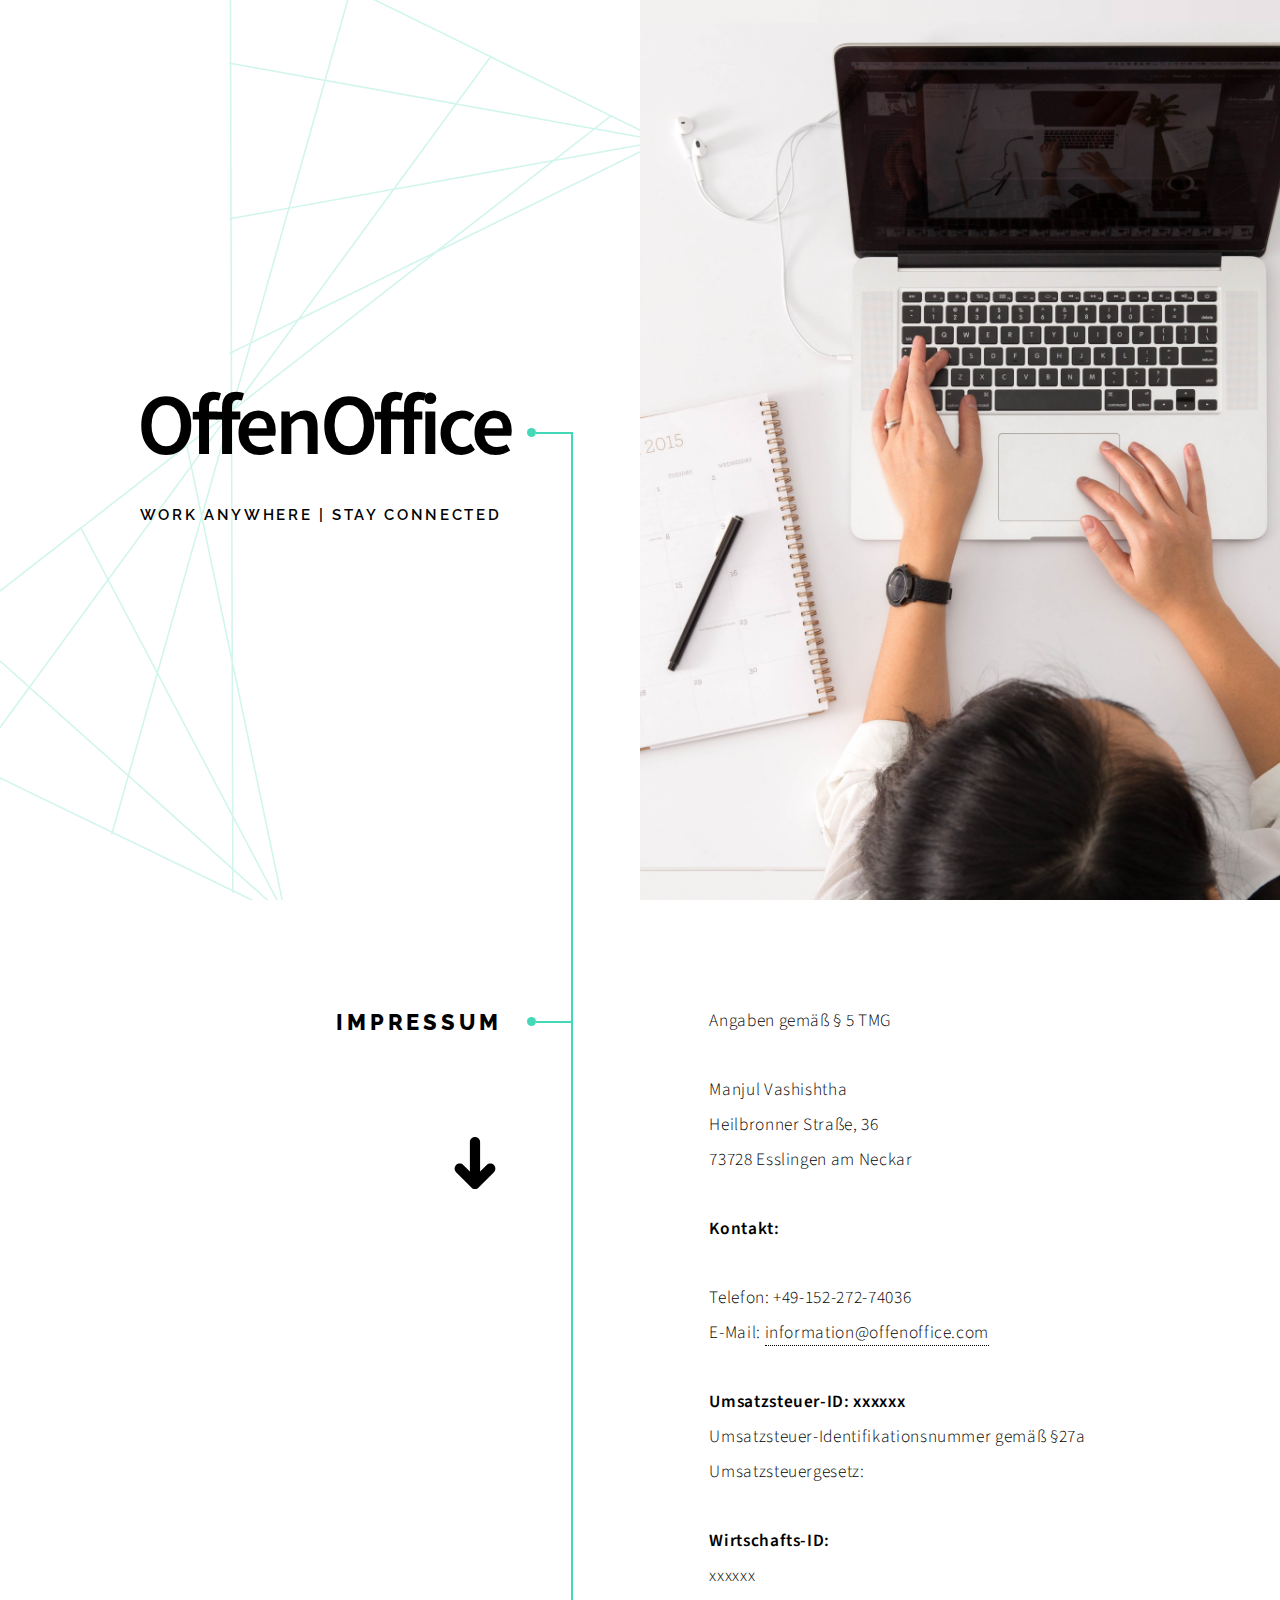
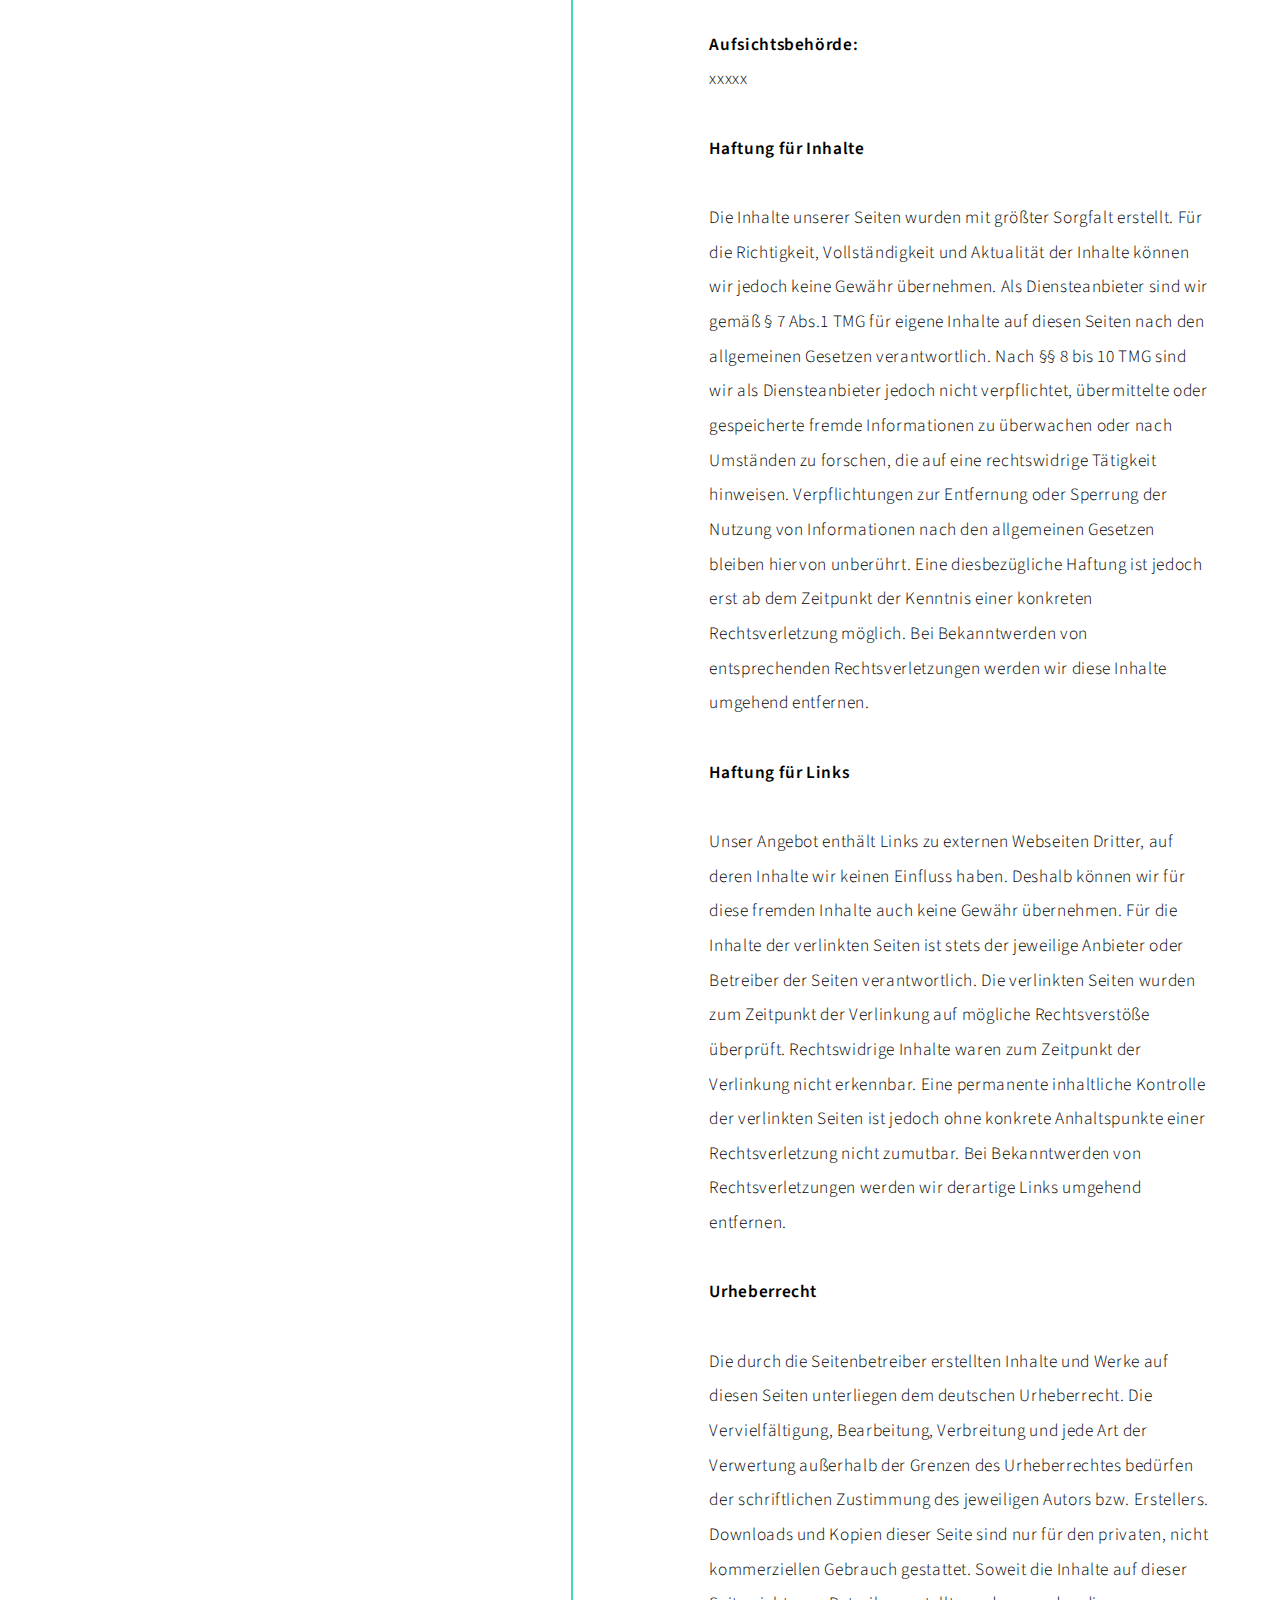
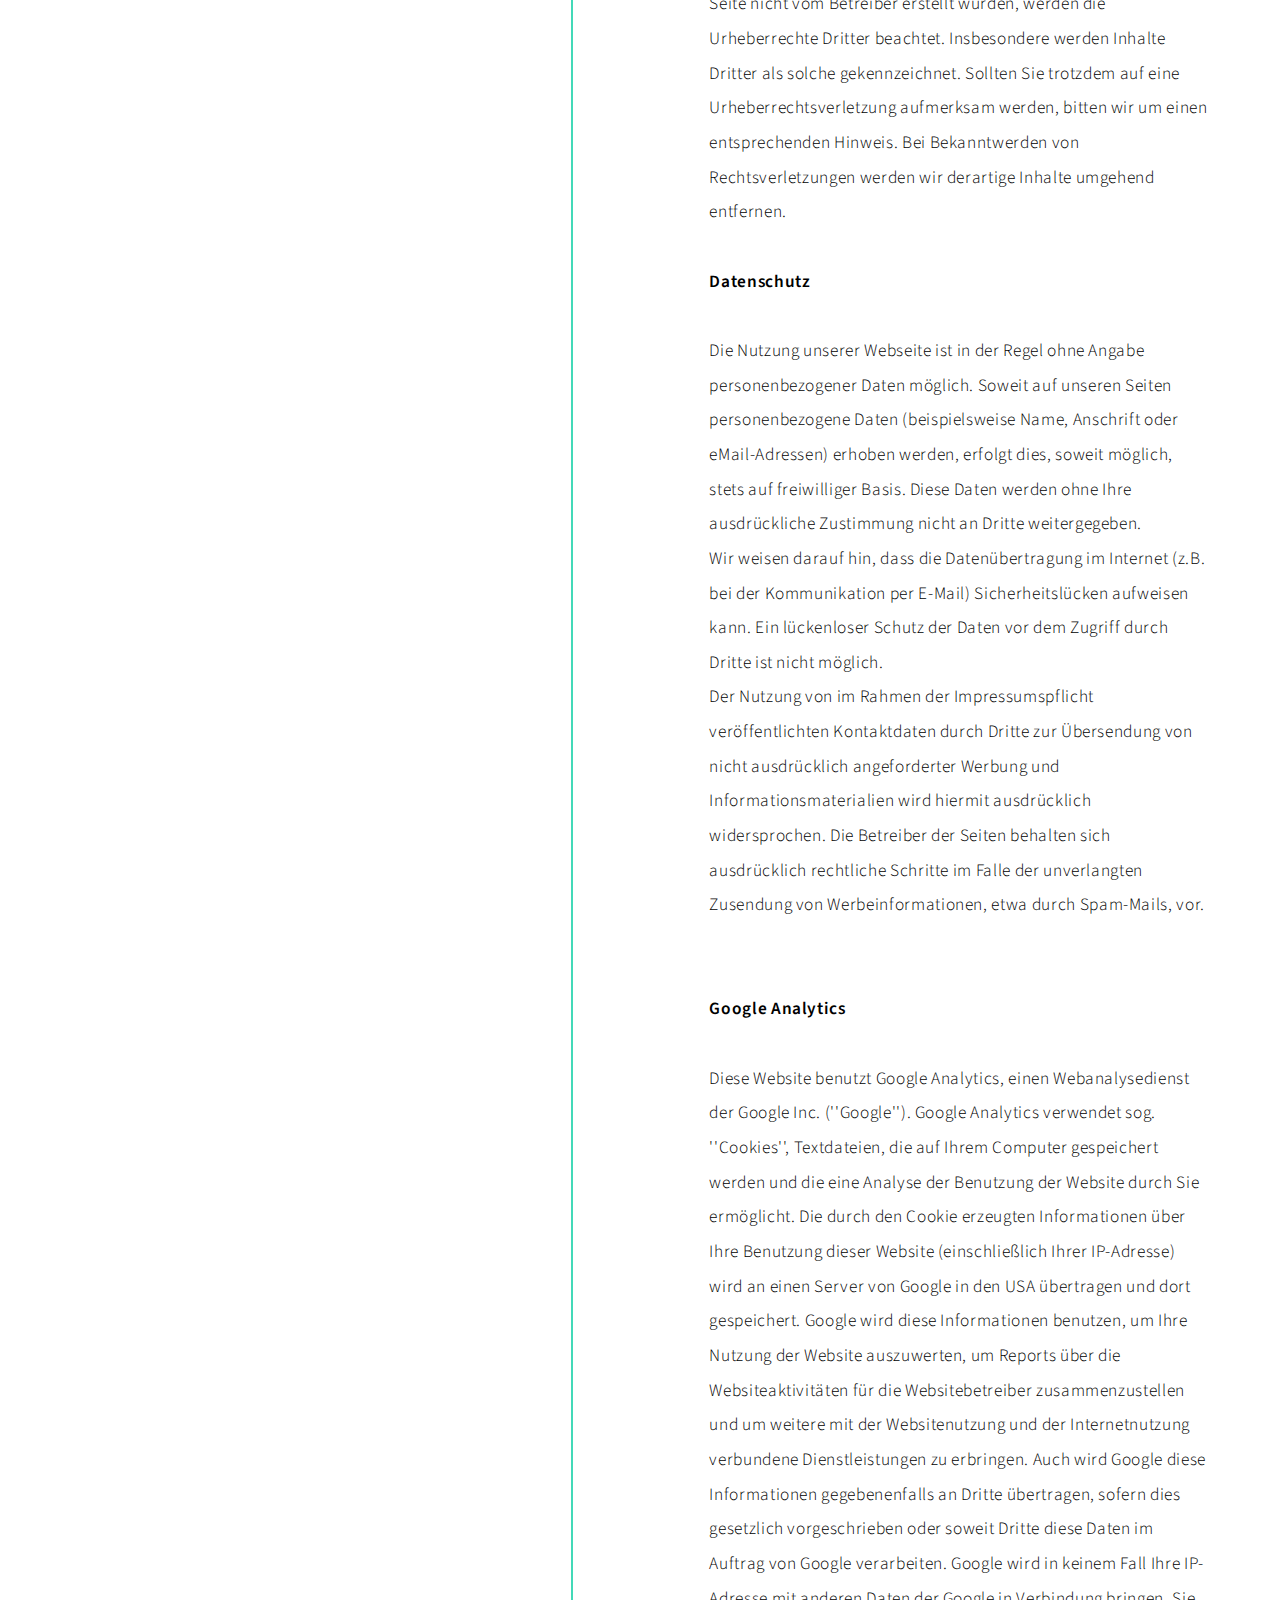
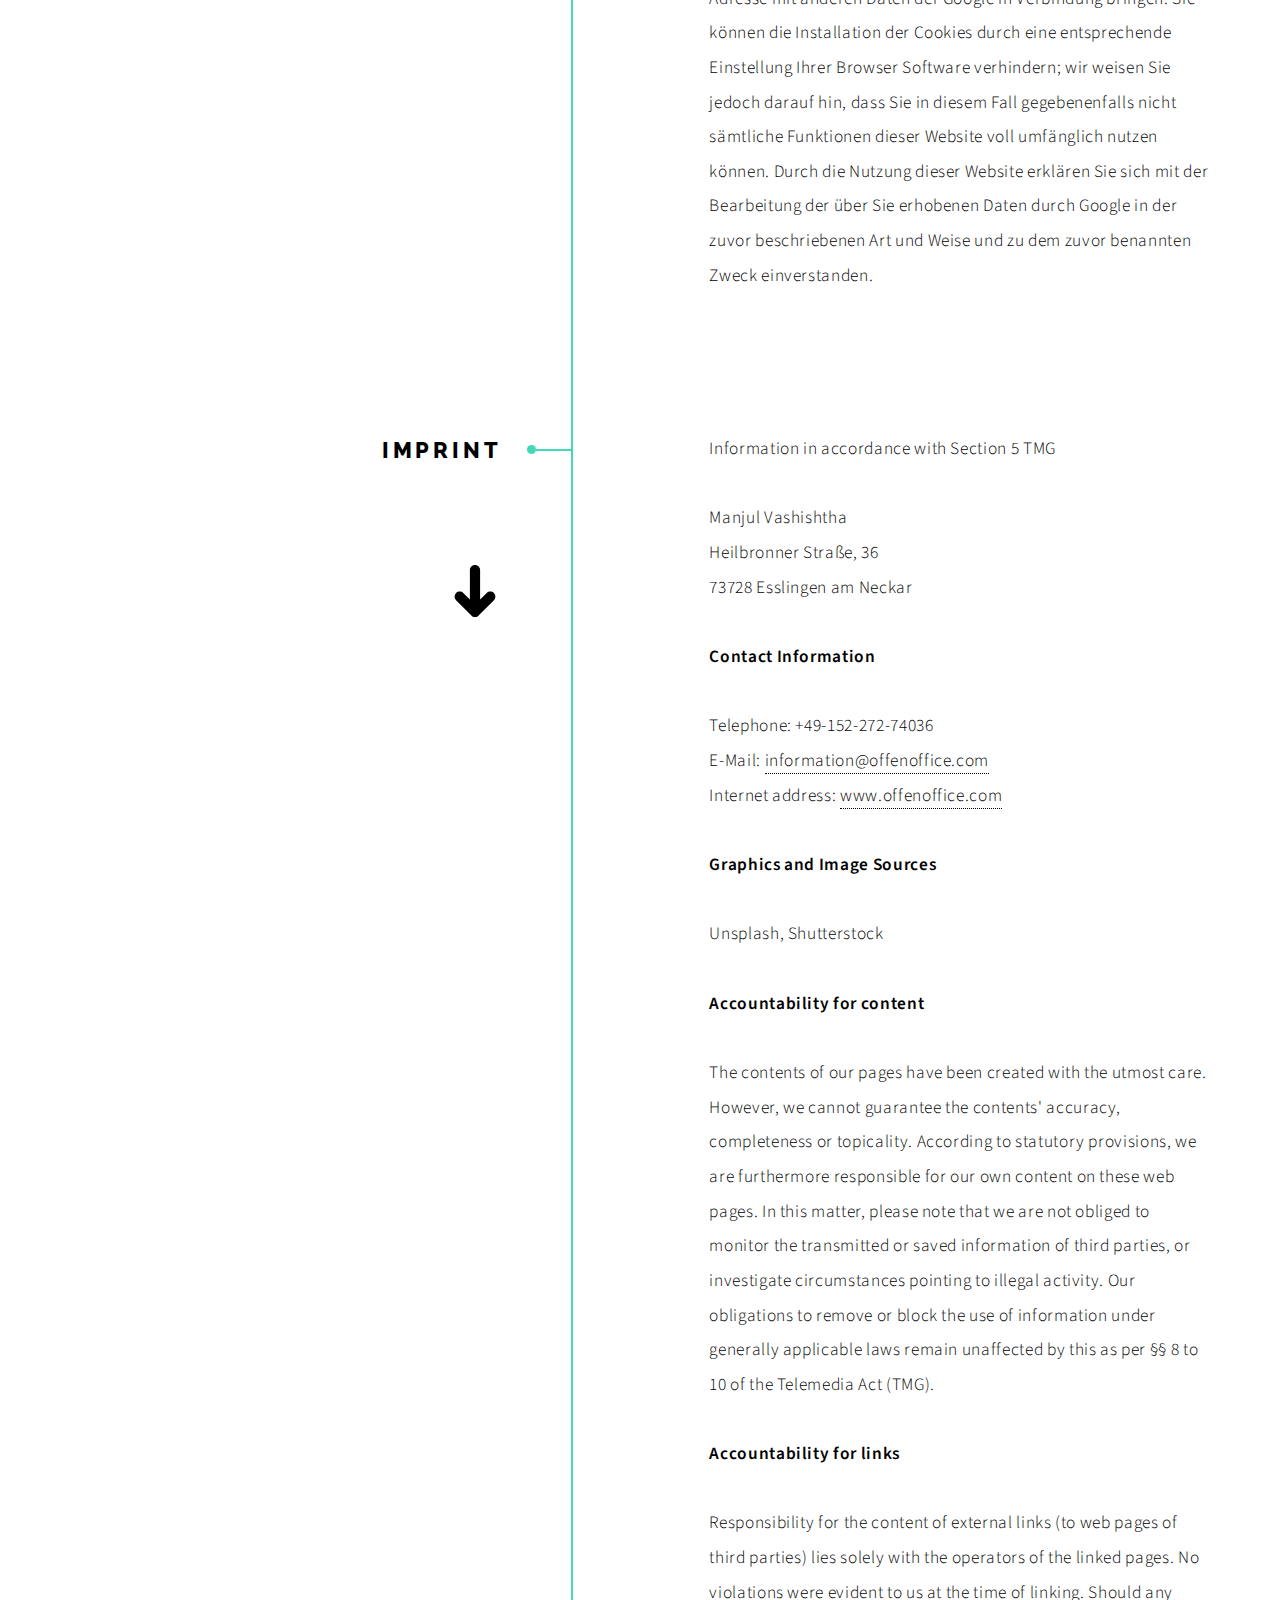
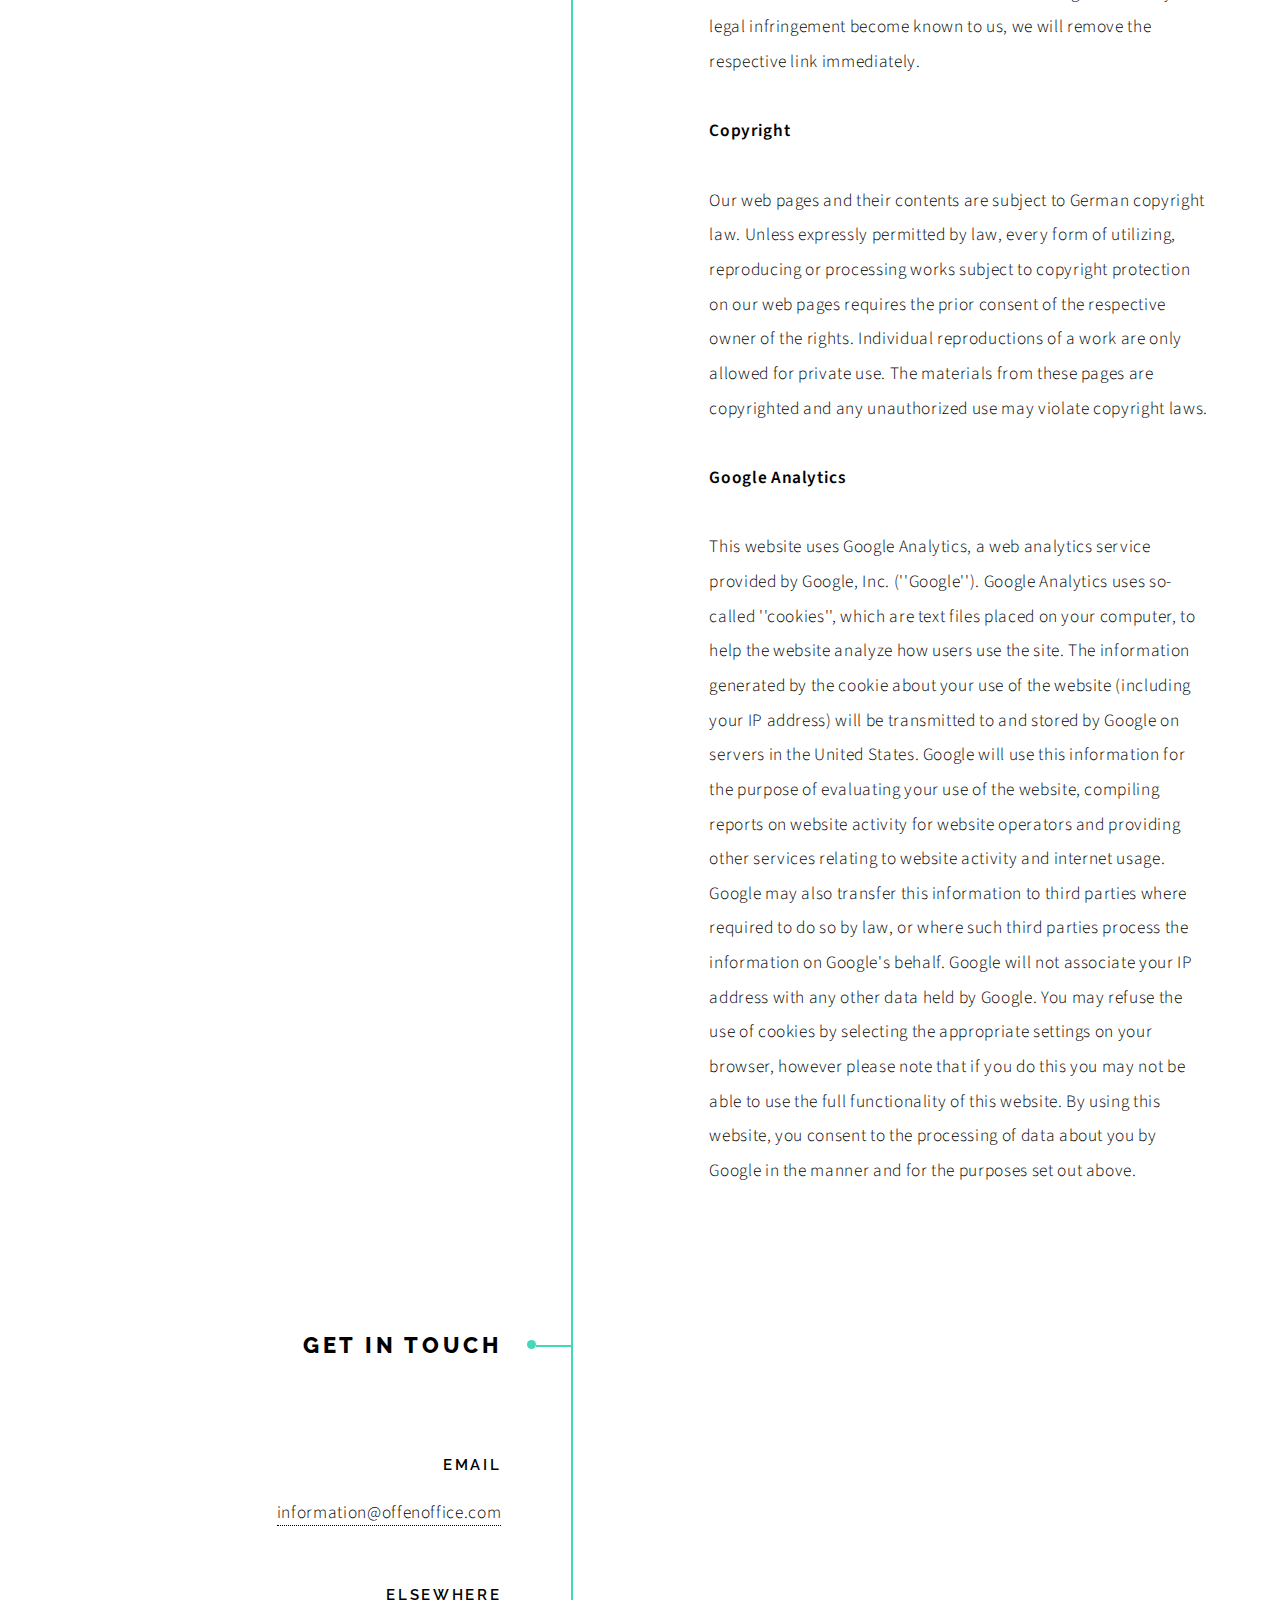
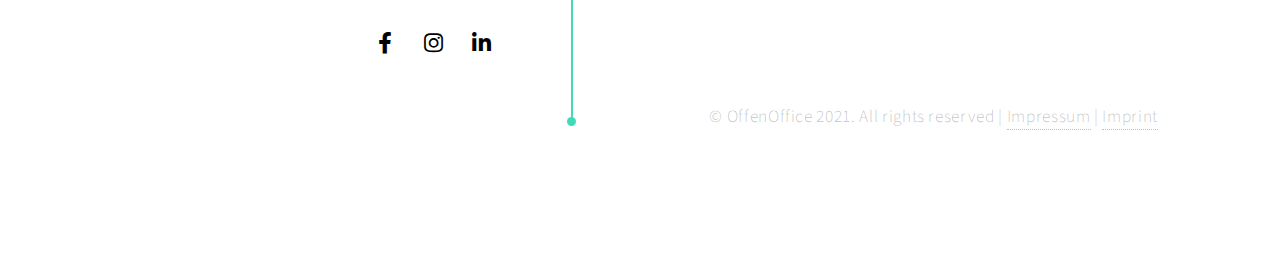
<file: impressum.html>
<!DOCTYPE HTML>
<!--
	Paradigm Shift by HTML5 UP
	html5up.net | @ajlkn
	Free for personal and commercial use under the CCA 3.0 license (html5up.net/license)
-->
<html>
	<head>
		<title>OffenOffice | The Accelerated Shift towards Remote Working</title>
		<meta charset="utf-8" />
		<meta name="viewport" content="width=device-width, initial-scale=1, user-scalable=no" />
		<meta name="description" content="" />
		<meta name="keywords" content="" />
		<link rel="stylesheet" href="assets/css/main.css" />
		    <!-- Global site tag (gtag.js) - Google Analytics -->
    	<script async src="https://www.googletagmanager.com/gtag/js?id=G-YJSPEX3BGX"></script>
    	<script>
      	window.dataLayer = window.dataLayer || [];
      	function gtag(){dataLayer.push(arguments);}
      	gtag('js', new Date());

      	gtag('config', 'G-YJSPEX3BGX');
    	</script>
	</head>

		<body class="is-preload">

			<!-- Wrapper -->
				<div id="wrapper">

					<!-- Intro -->
					<section class="intro">
						<header>
							<h1>OffenOffice</h1>
							<h3>Work Anywhere | Stay Connected</h3>		

						</header>

						<div class="content">
							<span class="image fill" data-position="center"><img src="images/pic13.jpg" alt="" /></span>
						</div>
							

					</section>

					<section id="impressum_de">
						<header>
							<h2>Impressum</h2>
							<ul class="actions">
								<li><a href="#impressum_en" class="arrow scrolly"><span class="label">Next</span></a></li>
							</ul>
						</header>
						<div class="content">
					
							<p>Angaben gemäß § 5 TMG</p><p>Manjul Vashishtha <br> 
							Heilbronner Straße, 36<br> 
							73728 Esslingen am Neckar <br> 
							</p><p><strong>Kontakt:</strong></p><p>Telefon: +49-152-272-74036<br> 
							E-Mail: <a href='information@offenoffice.com'>information@offenoffice.com</a></br></p><p><strong>Umsatzsteuer-ID: xxxxxx </strong> <br>
							Umsatzsteuer-Identifikationsnummer gemäß §27a Umsatzsteuergesetz: <br><br>
							<strong>Wirtschafts-ID: </strong><br>
							xxxxxx<br>
							</p><p><strong>Aufsichtsbehörde:</strong><br>
							xxxxx<br></p><p><strong>Haftung für Inhalte</strong><br><br>
							Die Inhalte unserer Seiten wurden mit größter Sorgfalt erstellt. Für die Richtigkeit, Vollständigkeit und Aktualität der Inhalte können wir jedoch keine Gewähr übernehmen. Als Diensteanbieter sind wir gemäß § 7 Abs.1 TMG für eigene Inhalte auf diesen Seiten nach den allgemeinen Gesetzen verantwortlich. Nach §§ 8 bis 10 TMG sind wir als Diensteanbieter jedoch nicht verpflichtet, übermittelte oder gespeicherte fremde Informationen zu überwachen oder nach Umständen zu forschen, die auf eine rechtswidrige Tätigkeit hinweisen. Verpflichtungen zur Entfernung oder Sperrung der Nutzung von Informationen nach den allgemeinen Gesetzen bleiben hiervon unberührt. Eine diesbezügliche Haftung ist jedoch erst ab dem Zeitpunkt der Kenntnis einer konkreten Rechtsverletzung möglich. Bei Bekanntwerden von entsprechenden Rechtsverletzungen werden wir diese Inhalte umgehend entfernen.<br><br><strong>Haftung für Links</strong><br><br>
							Unser Angebot enthält Links zu externen Webseiten Dritter, auf deren Inhalte wir keinen Einfluss haben. Deshalb können wir für diese fremden Inhalte auch keine Gewähr übernehmen. Für die Inhalte der verlinkten Seiten ist stets der jeweilige Anbieter oder Betreiber der Seiten verantwortlich. Die verlinkten Seiten wurden zum Zeitpunkt der Verlinkung auf mögliche Rechtsverstöße überprüft. Rechtswidrige Inhalte waren zum Zeitpunkt der Verlinkung nicht erkennbar. Eine permanente inhaltliche Kontrolle der verlinkten Seiten ist jedoch ohne konkrete Anhaltspunkte einer Rechtsverletzung nicht zumutbar. Bei Bekanntwerden von Rechtsverletzungen werden wir derartige Links umgehend entfernen.<br><br><strong>Urheberrecht</strong><br><br>
							Die durch die Seitenbetreiber erstellten Inhalte und Werke auf diesen Seiten unterliegen dem deutschen Urheberrecht. Die Vervielfältigung, Bearbeitung, Verbreitung und jede Art der Verwertung außerhalb der Grenzen des Urheberrechtes bedürfen der schriftlichen Zustimmung des jeweiligen Autors bzw. Erstellers. Downloads und Kopien dieser Seite sind nur für den privaten, nicht kommerziellen Gebrauch gestattet. Soweit die Inhalte auf dieser Seite nicht vom Betreiber erstellt wurden, werden die Urheberrechte Dritter beachtet. Insbesondere werden Inhalte Dritter als solche gekennzeichnet. Sollten Sie trotzdem auf eine Urheberrechtsverletzung aufmerksam werden, bitten wir um einen entsprechenden Hinweis. Bei Bekanntwerden von Rechtsverletzungen werden wir derartige Inhalte umgehend entfernen.<br><br><strong>Datenschutz</strong><br><br>
							Die Nutzung unserer Webseite ist in der Regel ohne Angabe personenbezogener Daten möglich. Soweit auf unseren Seiten personenbezogene Daten (beispielsweise Name, Anschrift oder eMail-Adressen) erhoben werden, erfolgt dies, soweit möglich, stets auf freiwilliger Basis. Diese Daten werden ohne Ihre ausdrückliche Zustimmung nicht an Dritte weitergegeben. <br>
							Wir weisen darauf hin, dass die Datenübertragung im Internet (z.B. bei der Kommunikation per E-Mail) Sicherheitslücken aufweisen kann. Ein lückenloser Schutz der Daten vor dem Zugriff durch Dritte ist nicht möglich. <br>
							Der Nutzung von im Rahmen der Impressumspflicht veröffentlichten Kontaktdaten durch Dritte zur Übersendung von nicht ausdrücklich angeforderter Werbung und Informationsmaterialien wird hiermit ausdrücklich widersprochen. Die Betreiber der Seiten behalten sich ausdrücklich rechtliche Schritte im Falle der unverlangten Zusendung von Werbeinformationen, etwa durch Spam-Mails, vor.<br>
							<br><br><strong>Google Analytics</strong><br><br>
							Diese Website benutzt Google Analytics, einen Webanalysedienst der Google Inc. (''Google''). Google Analytics verwendet sog. ''Cookies'', Textdateien, die auf Ihrem Computer gespeichert werden und die eine Analyse der Benutzung der Website durch Sie ermöglicht. Die durch den Cookie erzeugten Informationen über Ihre Benutzung dieser Website (einschließlich Ihrer IP-Adresse) wird an einen Server von Google in den USA übertragen und dort gespeichert. Google wird diese Informationen benutzen, um Ihre Nutzung der Website auszuwerten, um Reports über die Websiteaktivitäten für die Websitebetreiber zusammenzustellen und um weitere mit der Websitenutzung und der Internetnutzung verbundene Dienstleistungen zu erbringen. Auch wird Google diese Informationen gegebenenfalls an Dritte übertragen, sofern dies gesetzlich vorgeschrieben oder soweit Dritte diese Daten im Auftrag von Google verarbeiten. Google wird in keinem Fall Ihre IP-Adresse mit anderen Daten der Google in Verbindung bringen. Sie können die Installation der Cookies durch eine entsprechende Einstellung Ihrer Browser Software verhindern; wir weisen Sie jedoch darauf hin, dass Sie in diesem Fall gegebenenfalls nicht sämtliche Funktionen dieser Website voll umfänglich nutzen können. Durch die Nutzung dieser Website erklären Sie sich mit der Bearbeitung der über Sie erhobenen Daten durch Google in der zuvor beschriebenen Art und Weise und zu dem zuvor benannten Zweck einverstanden.
							
						</div>
						
					</section>

					<section id="impressum_en">
						<header>
							<h2>Imprint</h2>
							<ul class="actions">
								<li><a href="#mail" class="arrow scrolly"><span class="label">Next</span></a></li>
							</ul>
						</header>
						<div class="content">
					
							
								Information in accordance with Section 5 TMG
								<br><br>Manjul Vashishtha<br>Heilbronner Straße, 36<br>73728 Esslingen am Neckar<br><br>
								<p><strong>Contact Information</strong></p>
								<p>Telephone: +49-152-272-74036<br>E-Mail: <a href="mailto:information@offenoffice.com">information@offenoffice.com</a><br>Internet address: <a href="https://www.offenoffice.com" target="_blank">www.offenoffice.com</a><br></p>
								<p><strong>Graphics and Image Sources</strong></p>
								<p>Unsplash, Shutterstock</p>
								<p><strong>Accountability for content</strong><br></p>
								<p>The contents of our pages have been created with the utmost care. However, we cannot guarantee the contents'
								accuracy, completeness or topicality. According to statutory provisions, we are furthermore responsible for 
								our own content on these web pages. In this matter, please note that we are not obliged to monitor 
								the transmitted or saved information of third parties, or investigate circumstances pointing to illegal activity. 
								Our obligations to remove or block the use of information under generally applicable laws remain unaffected by this as per 
								§§ 8 to 10 of the Telemedia Act (TMG).</p>

								<p><strong>Accountability for links</strong></p>
								<p>Responsibility for the content of 
								external links (to web pages of third parties) lies solely with the operators of the linked pages. No violations were 
								evident to us at the time of linking. Should any legal infringement become known to us, we will remove the respective 
								link immediately.</p>
								<p><strong>Copyright</strong></p>
								<p>Our web pages and their contents are subject to German copyright law. Unless 
								expressly permitted by law, every form of utilizing, reproducing or processing 
								works subject to copyright protection on our web pages requires the prior consent of the respective owner of the rights. 
								Individual reproductions of a work are only allowed for private use. 
								The materials from these pages are copyrighted and any unauthorized use may violate copyright laws.</p>

								<p><strong>Google Analytics</strong></p>
									<p>This website uses Google Analytics, a web analytics service provided by Google, Inc. (''Google''). Google Analytics uses so-called ''cookies'', which are text files placed on your computer, to help the website analyze how users use the site. The information generated by the cookie about your use of the website (including your IP address) will be transmitted to and stored by Google on servers in the United States. Google will use this information for the purpose of evaluating your use of the website, compiling reports on website activity for website operators and providing other services relating to website activity and internet usage. Google may also transfer this information to third parties where required to do so by law, or where such third parties process the information on Google's behalf. Google will not associate your IP address with any other data held by Google. You may refuse the use of cookies by selecting the appropriate settings on your browser, however please note that if you do this you may not be able to use the full functionality of this website. By using this website, you consent to the processing of data about you by Google in the manner and for the purposes set out above.</p>

						</div>
						
					</section>
					
					<section id="mail">
						<header>
							<h2>Get in touch</h2>
						</header>
						
						<footer>
							<ul class="items">
								<li>
									<h3>Email</h3>
									<a href="#">information@offenoffice.com</a>
								</li>
								<li>
									<h3>Elsewhere</h3>
									<ul class="icons">
										
										<li><a href="#" class="icon brands fa-facebook-f"><span class="label">Facebook</span></a></li>
										<li><a href="#" class="icon brands fa-instagram"><span class="label">Instagram</span></a></li>
										<li><a href="#" class="icon brands fa-linkedin-in"><span class="label">LinkedIn</span></a></li>
											
									</ul>
								</li>
							</ul>
						</footer>

					</section>
						
						<div class="copyright">&copy; OffenOffice 2021. All rights reserved | <a href="impressum.html"> Impressum</a> | <a href="impressum.html"> Imprint</a></div>

					
				</div>

 		<!-- Scripts -->
			<script src="assets/js/jquery.min.js"></script>
			<script src="assets/js/jquery.scrolly.min.js"></script>
			<script src="assets/js/browser.min.js"></script>
			<script src="assets/js/breakpoints.min.js"></script>
			<script src="assets/js/util.js"></script>
			<script src="assets/js/main.js"></script>
			<script src="assets/js/cookies.js"></script>

	</body>
</html>
</file>
<file: assets/css/main.css>
@import url(fontawesome-all.min.css);
@import url("https://fonts.googleapis.com/css?family=Source+Sans+Pro:300,600,700,300i,600i,700i|Raleway:600,800");

/*
	Paradigm Shift by HTML5 UP
	html5up.net | @ajlkn
	Free for personal and commercial use under the CCA 3.0 license (html5up.net/license)
*/

html, body, div, span, applet, object,
iframe, h1, h2, h3, h4, h5, h6, p, blockquote,
pre, a, abbr, acronym, address, big, cite,
code, del, dfn, em, img, ins, kbd, q, s, samp,
small, strike, strong, sub, sup, tt, var, b,
u, i, center, dl, dt, dd, ol, ul, li, fieldset,
form, label, legend, table, caption, tbody,
tfoot, thead, tr, th, td, article, aside,
canvas, details, embed, figure, figcaption,
footer, header, hgroup, menu, nav, output, ruby,
section, summary, time, mark, audio, video {
	margin: 0;
	padding: 0;
	border: 0;
	font-size: 100%;
	font: inherit;
	vertical-align: baseline;}

article, aside, details, figcaption, figure,
footer, header, hgroup, menu, nav, section {
	display: block;}

body {
	line-height: 1;
}

ol, ul {
	list-style: none;
}

blockquote, q {
	quotes: none;
}

	blockquote:before, blockquote:after, q:before, q:after {
		content: '';
		content: none;
	}

table {
	border-collapse: collapse;
	border-spacing: 0;
}

body {
	-webkit-text-size-adjust: none;
}

mark {
	background-color: transparent;
	color: inherit;
}

input::-moz-focus-inner {
	border: 0;
	padding: 0;
}

input, select, textarea {
	-moz-appearance: none;
	-webkit-appearance: none;
	-ms-appearance: none;
	appearance: none;
}

/* Basic */

	@-ms-viewport {
		width: device-width;
	}

	body {
		-ms-overflow-style: scrollbar;
	}

	@media screen and (max-width: 480px) {

		html, body {
			min-width: 320px;
		}

	}

	html {
		box-sizing: border-box;
	}

	*, *:before, *:after {
		box-sizing: inherit;
	}

	html {
		overflow-x: hidden;
	}

	body {
		background: #ffffff;
		overflow-x: hidden;
	}

		body.is-preload *, body.is-preload *:before, body.is-preload *:after {
			-moz-animation: none !important;
			-webkit-animation: none !important;
			-ms-animation: none !important;
			animation: none !important;
			-moz-transition: none !important;
			-webkit-transition: none !important;
			-ms-transition: none !important;
			transition: none !important;
		}

/* Typography */

	html {
		font-size: 18pt;
	}

		@media screen and (max-width: 1920px) {

			html {
				font-size: 13pt;
			}

		}

		@media screen and (max-width: 1152px) {

			html {
				font-size: 14pt;
			}

		}

		@media screen and (max-width: 736px) {

			html {
				font-size: 12pt;
			}

		}

		@media screen and (max-width: 480px) {

			html {
				font-size: 11pt;
			}

		}

	body {
		background-color: #ffffff;
		color: #000000;
	}

	body, input, select, textarea {
		color: #000000;
		font-family: "Source Sans Pro", Helvetica, sans-serif;
		font-size: 1rem;
		font-weight: 300;
		letter-spacing: 0.0375em;
		line-height: 2;
	}

	a {
		-moz-transition: border-bottom-color 0.25s ease-in-out;
		-webkit-transition: border-bottom-color 0.25s ease-in-out;
		-ms-transition: border-bottom-color 0.25s ease-in-out;
		transition: border-bottom-color 0.25s ease-in-out;
		text-decoration: none;
		color: #000000;
		border-bottom: dotted 1px;
	}

		a:hover {
			text-decoration: none;
			border-bottom-color: transparent;
		}

	strong, b {
		font-weight: 600;
		color: #000000;
	}

	em, i {
		font-style: italic;
	}

	p {
		margin: 0 0 2rem 0;
	}

	h1, h2, h3, h4, h5, h6 {
		color: #000000;
		font-family: "Raleway", Helvetica, sans-serif;
		font-weight: 600;
		letter-spacing: 0.175em;
		line-height: 1.75;
		margin: 0 0 1.5rem 0;
		text-transform: uppercase;
	}

		h1 a, h2 a, h3 a, h4 a, h5 a, h6 a {
			color: inherit;
			text-decoration: none;
		}

	h1 {
		font-family: "Source Sans Pro", Helvetica, sans-serif;
		font-size: 5rem;
		font-weight: 600;
		letter-spacing: -0.05em;
		line-height: 1.1;
		margin: 0 0 1.5rem 0;
		text-transform: none;
	}

	h2 {
		font-size: 1.25rem;
		font-weight: 800;
		margin: 0 0 2rem 0;
	}

	h3 {
		font-size: 0.875rem;
	}

	h4 {
		font-size: 0.875rem;
	}

	h5 {
		font-size: 0.75rem;
	}

	h6 {
		font-size: 0.625rem;
	}

	@media screen and (max-width: 736px) {

		h1 {
			font-size: 4.5rem;
			line-height: 1.1;
		}

		h2 {
			font-size: 1.25rem;
			line-height: 1.7;
		}

		h3 {
			font-size: 0.9rem;
		}

		h4 {
			font-size: 0.75rem;
		}

		h5 {
			font-size: 0.675rem;
		}

	}

	@media screen and (max-width: 360px) {

		h1 {
			font-size: 3.75rem;
		}

		h2 {
			font-size: 1.125rem;
		}

		h3 {
			font-size: 0.8rem;
		}

		h4 {
			font-size: 0.675rem;
		}

		h5 {
			font-size: 0.675rem;
		}

	}

	sub {
		font-size: 0.8rem;
		position: relative;
		top: 0.5rem;
	}

	sup {
		font-size: 0.8rem;
		position: relative;
		top: -0.5rem;
	}

	blockquote {
		border-left: solid 0.5rem rgba(144, 144, 144, 0.25);
		font-style: italic;
		margin: 0 0 2rem 0;
		padding: 1rem 0 1rem 2rem;
	}

	code {
		background: rgba(144, 144, 144, 0.1);
		border-radius: 0.325rem;
		font-family: "Courier New", monospace;
		font-size: 0.9rem;
		margin: 0 0.25rem;
		padding: 0.25rem 0.65rem;
	}

	pre {
		-webkit-overflow-scrolling: touch;
		font-family: "Courier New", monospace;
		font-size: 0.9rem;
		margin: 0 0 2rem 0;
		width: 100%;
	}

		pre code {
			display: block;
			line-height: 1.75;
			padding: 1rem 1.5rem;
			overflow-x: auto;
		}

	hr {
		border: 0;
		border-bottom: solid 2px rgba(144, 144, 144, 0.25);
		margin: 3rem 0;
	}

		hr.major {
			margin: 5rem 0;
		}

		@media screen and (max-width: 736px) {

			hr.major {
				margin: 3rem 0;
			}

		}

/* Row */

	.row {
		display: flex;
		flex-wrap: wrap;
		box-sizing: border-box;
		align-items: stretch;
	}

		.row > * {
			box-sizing: border-box;
		}

		.row.gtr-uniform > * > :last-child {
			margin-bottom: 0;
		}

		.row.aln-left {
			justify-content: flex-start;
		}

		.row.aln-center {
			justify-content: center;
		}

		.row.aln-right {
			justify-content: flex-end;
		}

		.row.aln-top {
			align-items: flex-start;
		}

		.row.aln-middle {
			align-items: center;
		}

		.row.aln-bottom {
			align-items: flex-end;
		}

		.row > .imp {
			order: -1;
		}

		.row > .col-1 {
			width: 8.33333%;
		}

		.row > .off-1 {
			margin-left: 8.33333%;
		}

		.row > .col-2 {
			width: 16.66667%;
		}

		.row > .off-2 {
			margin-left: 16.66667%;
		}

		.row > .col-3 {
			width: 25%;
		}

		.row > .off-3 {
			margin-left: 25%;
		}

		.row > .col-4 {
			width: 33.33333%;
		}

		.row > .off-4 {
			margin-left: 33.33333%;
		}

		.row > .col-5 {
			width: 41.66667%;
		}

		.row > .off-5 {
			margin-left: 41.66667%;
		}

		.row > .col-6 {
			width: 50%;
		}

		.row > .off-6 {
			margin-left: 50%;
		}

		.row > .col-7 {
			width: 58.33333%;
		}

		.row > .off-7 {
			margin-left: 58.33333%;
		}

		.row > .col-8 {
			width: 66.66667%;
		}

		.row > .off-8 {
			margin-left: 66.66667%;
		}

		.row > .col-9 {
			width: 75%;
		}

		.row > .off-9 {
			margin-left: 75%;
		}

		.row > .col-10 {
			width: 83.33333%;
		}

		.row > .off-10 {
			margin-left: 83.33333%;
		}

		.row > .col-11 {
			width: 91.66667%;
		}

		.row > .off-11 {
			margin-left: 91.66667%;
		}

		.row > .col-12 {
			width: 100%;
		}

		.row > .off-12 {
			margin-left: 100%;
		}

		.row.gtr-0 {
			margin-top: 0;
			margin-left: 0rem;
		}

			.row.gtr-0 > * {
				padding: 0 0 0 0rem;
			}

			.row.gtr-0.gtr-uniform {
				margin-top: 0rem;
			}

				.row.gtr-0.gtr-uniform > * {
					padding-top: 0rem;
				}

		.row.gtr-25 {
			margin-top: 0;
			margin-left: -0.5rem;
		}

			.row.gtr-25 > * {
				padding: 0 0 0 0.5rem;
			}

			.row.gtr-25.gtr-uniform {
				margin-top: -0.5rem;
			}

				.row.gtr-25.gtr-uniform > * {
					padding-top: 0.5rem;
				}

		.row.gtr-50 {
			margin-top: 0;
			margin-left: -1rem;
		}

			.row.gtr-50 > * {
				padding: 0 0 0 1rem;
			}

			.row.gtr-50.gtr-uniform {
				margin-top: -1rem;
			}

				.row.gtr-50.gtr-uniform > * {
					padding-top: 1rem;
				}

		.row {
			margin-top: 0;
			margin-left: -2rem;
		}

			.row > * {
				padding: 0 0 0 2rem;
			}

			.row.gtr-uniform {
				margin-top: -2rem;
			}

				.row.gtr-uniform > * {
					padding-top: 2rem;
				}

		.row.gtr-150 {
			margin-top: 0;
			margin-left: -3rem;
		}

			.row.gtr-150 > * {
				padding: 0 0 0 3rem;
			}

			.row.gtr-150.gtr-uniform {
				margin-top: -3rem;
			}

				.row.gtr-150.gtr-uniform > * {
					padding-top: 3rem;
				}

		.row.gtr-200 {
			margin-top: 0;
			margin-left: -4rem;
		}

			.row.gtr-200 > * {
				padding: 0 0 0 4rem;
			}

			.row.gtr-200.gtr-uniform {
				margin-top: -4rem;
			}

				.row.gtr-200.gtr-uniform > * {
					padding-top: 4rem;
				}

		@media screen and (max-width: 1920px) {

			.row {
				display: flex;
				flex-wrap: wrap;
				box-sizing: border-box;
				align-items: stretch;
			}

				.row > * {
					box-sizing: border-box;
				}

				.row.gtr-uniform > * > :last-child {
					margin-bottom: 0;
				}

				.row.aln-left {
					justify-content: flex-start;
				}

				.row.aln-center {
					justify-content: center;
				}

				.row.aln-right {
					justify-content: flex-end;
				}

				.row.aln-top {
					align-items: flex-start;
				}

				.row.aln-middle {
					align-items: center;
				}

				.row.aln-bottom {
					align-items: flex-end;
				}

				.row > .imp-xlarge {
					order: -1;
				}

				.row > .col-1-xlarge {
					width: 8.33333%;
				}

				.row > .off-1-xlarge {
					margin-left: 8.33333%;
				}

				.row > .col-2-xlarge {
					width: 16.66667%;
				}

				.row > .off-2-xlarge {
					margin-left: 16.66667%;
				}

				.row > .col-3-xlarge {
					width: 25%;
				}

				.row > .off-3-xlarge {
					margin-left: 25%;
				}

				.row > .col-4-xlarge {
					width: 33.33333%;
				}

				.row > .off-4-xlarge {
					margin-left: 33.33333%;
				}

				.row > .col-5-xlarge {
					width: 41.66667%;
				}

				.row > .off-5-xlarge {
					margin-left: 41.66667%;
				}

				.row > .col-6-xlarge {
					width: 50%;
				}

				.row > .off-6-xlarge {
					margin-left: 50%;
				}

				.row > .col-7-xlarge {
					width: 58.33333%;
				}

				.row > .off-7-xlarge {
					margin-left: 58.33333%;
				}

				.row > .col-8-xlarge {
					width: 66.66667%;
				}

				.row > .off-8-xlarge {
					margin-left: 66.66667%;
				}

				.row > .col-9-xlarge {
					width: 75%;
				}

				.row > .off-9-xlarge {
					margin-left: 75%;
				}

				.row > .col-10-xlarge {
					width: 83.33333%;
				}

				.row > .off-10-xlarge {
					margin-left: 83.33333%;
				}

				.row > .col-11-xlarge {
					width: 91.66667%;
				}

				.row > .off-11-xlarge {
					margin-left: 91.66667%;
				}

				.row > .col-12-xlarge {
					width: 100%;
				}

				.row > .off-12-xlarge {
					margin-left: 100%;
				}

				.row.gtr-0 {
					margin-top: 0;
					margin-left: 0rem;
				}

					.row.gtr-0 > * {
						padding: 0 0 0 0rem;
					}

					.row.gtr-0.gtr-uniform {
						margin-top: 0rem;
					}

						.row.gtr-0.gtr-uniform > * {
							padding-top: 0rem;
						}

				.row.gtr-25 {
					margin-top: 0;
					margin-left: -0.5rem;
				}

					.row.gtr-25 > * {
						padding: 0 0 0 0.5rem;
					}

					.row.gtr-25.gtr-uniform {
						margin-top: -0.5rem;
					}

						.row.gtr-25.gtr-uniform > * {
							padding-top: 0.5rem;
						}

				.row.gtr-50 {
					margin-top: 0;
					margin-left: -1rem;
				}

					.row.gtr-50 > * {
						padding: 0 0 0 1rem;
					}

					.row.gtr-50.gtr-uniform {
						margin-top: -1rem;
					}

						.row.gtr-50.gtr-uniform > * {
							padding-top: 1rem;
						}

				.row {
					margin-top: 0;
					margin-left: -2rem;
				}

					.row > * {
						padding: 0 0 0 2rem;
					}

					.row.gtr-uniform {
						margin-top: -2rem;
					}

						.row.gtr-uniform > * {
							padding-top: 2rem;
						}

				.row.gtr-150 {
					margin-top: 0;
					margin-left: -3rem;
				}

					.row.gtr-150 > * {
						padding: 0 0 0 3rem;
					}

					.row.gtr-150.gtr-uniform {
						margin-top: -3rem;
					}

						.row.gtr-150.gtr-uniform > * {
							padding-top: 3rem;
						}

				.row.gtr-200 {
					margin-top: 0;
					margin-left: -4rem;
				}

					.row.gtr-200 > * {
						padding: 0 0 0 4rem;
					}

					.row.gtr-200.gtr-uniform {
						margin-top: -4rem;
					}

						.row.gtr-200.gtr-uniform > * {
							padding-top: 4rem;
						}

		}

		@media screen and (max-width: 1280px) {

			.row {
				display: flex;
				flex-wrap: wrap;
				box-sizing: border-box;
				align-items: stretch;
			}

				.row > * {
					box-sizing: border-box;
				}

				.row.gtr-uniform > * > :last-child {
					margin-bottom: 0;
				}

				.row.aln-left {
					justify-content: flex-start;
				}

				.row.aln-center {
					justify-content: center;
				}

				.row.aln-right {
					justify-content: flex-end;
				}

				.row.aln-top {
					align-items: flex-start;
				}

				.row.aln-middle {
					align-items: center;
				}

				.row.aln-bottom {
					align-items: flex-end;
				}

				.row > .imp-large {
					order: -1;
				}

				.row > .col-1-large {
					width: 8.33333%;
				}

				.row > .off-1-large {
					margin-left: 8.33333%;
				}

				.row > .col-2-large {
					width: 16.66667%;
				}

				.row > .off-2-large {
					margin-left: 16.66667%;
				}

				.row > .col-3-large {
					width: 25%;
				}

				.row > .off-3-large {
					margin-left: 25%;
				}

				.row > .col-4-large {
					width: 33.33333%;
				}

				.row > .off-4-large {
					margin-left: 33.33333%;
				}

				.row > .col-5-large {
					width: 41.66667%;
				}

				.row > .off-5-large {
					margin-left: 41.66667%;
				}

				.row > .col-6-large {
					width: 50%;
				}

				.row > .off-6-large {
					margin-left: 50%;
				}

				.row > .col-7-large {
					width: 58.33333%;
				}

				.row > .off-7-large {
					margin-left: 58.33333%;
				}

				.row > .col-8-large {
					width: 66.66667%;
				}

				.row > .off-8-large {
					margin-left: 66.66667%;
				}

				.row > .col-9-large {
					width: 75%;
				}

				.row > .off-9-large {
					margin-left: 75%;
				}

				.row > .col-10-large {
					width: 83.33333%;
				}

				.row > .off-10-large {
					margin-left: 83.33333%;
				}

				.row > .col-11-large {
					width: 91.66667%;
				}

				.row > .off-11-large {
					margin-left: 91.66667%;
				}

				.row > .col-12-large {
					width: 100%;
				}

				.row > .off-12-large {
					margin-left: 100%;
				}

				.row.gtr-0 {
					margin-top: 0;
					margin-left: 0rem;
				}

					.row.gtr-0 > * {
						padding: 0 0 0 0rem;
					}

					.row.gtr-0.gtr-uniform {
						margin-top: 0rem;
					}

						.row.gtr-0.gtr-uniform > * {
							padding-top: 0rem;
						}

				.row.gtr-25 {
					margin-top: 0;
					margin-left: -0.375rem;
				}

					.row.gtr-25 > * {
						padding: 0 0 0 0.375rem;
					}

					.row.gtr-25.gtr-uniform {
						margin-top: -0.375rem;
					}

						.row.gtr-25.gtr-uniform > * {
							padding-top: 0.375rem;
						}

				.row.gtr-50 {
					margin-top: 0;
					margin-left: -0.75rem;
				}

					.row.gtr-50 > * {
						padding: 0 0 0 0.75rem;
					}

					.row.gtr-50.gtr-uniform {
						margin-top: -0.75rem;
					}

						.row.gtr-50.gtr-uniform > * {
							padding-top: 0.75rem;
						}

				.row {
					margin-top: 0;
					margin-left: -1.5rem;
				}

					.row > * {
						padding: 0 0 0 1.5rem;
					}

					.row.gtr-uniform {
						margin-top: -1.5rem;
					}

						.row.gtr-uniform > * {
							padding-top: 1.5rem;
						}

				.row.gtr-150 {
					margin-top: 0;
					margin-left: -2.25rem;
				}

					.row.gtr-150 > * {
						padding: 0 0 0 2.25rem;
					}

					.row.gtr-150.gtr-uniform {
						margin-top: -2.25rem;
					}

						.row.gtr-150.gtr-uniform > * {
							padding-top: 2.25rem;
						}

				.row.gtr-200 {
					margin-top: 0;
					margin-left: -3rem;
				}

					.row.gtr-200 > * {
						padding: 0 0 0 3rem;
					}

					.row.gtr-200.gtr-uniform {
						margin-top: -3rem;
					}

						.row.gtr-200.gtr-uniform > * {
							padding-top: 3rem;
						}

		}

		@media screen and (max-width: 1152px) {

			.row {
				display: flex;
				flex-wrap: wrap;
				box-sizing: border-box;
				align-items: stretch;
			}

				.row > * {
					box-sizing: border-box;
				}

				.row.gtr-uniform > * > :last-child {
					margin-bottom: 0;
				}

				.row.aln-left {
					justify-content: flex-start;
				}

				.row.aln-center {
					justify-content: center;
				}

				.row.aln-right {
					justify-content: flex-end;
				}

				.row.aln-top {
					align-items: flex-start;
				}

				.row.aln-middle {
					align-items: center;
				}

				.row.aln-bottom {
					align-items: flex-end;
				}

				.row > .imp-medium {
					order: -1;
				}

				.row > .col-1-medium {
					width: 8.33333%;
				}

				.row > .off-1-medium {
					margin-left: 8.33333%;
				}

				.row > .col-2-medium {
					width: 16.66667%;
				}

				.row > .off-2-medium {
					margin-left: 16.66667%;
				}

				.row > .col-3-medium {
					width: 25%;
				}

				.row > .off-3-medium {
					margin-left: 25%;
				}

				.row > .col-4-medium {
					width: 33.33333%;
				}

				.row > .off-4-medium {
					margin-left: 33.33333%;
				}

				.row > .col-5-medium {
					width: 41.66667%;
				}

				.row > .off-5-medium {
					margin-left: 41.66667%;
				}

				.row > .col-6-medium {
					width: 50%;
				}

				.row > .off-6-medium {
					margin-left: 50%;
				}

				.row > .col-7-medium {
					width: 58.33333%;
				}

				.row > .off-7-medium {
					margin-left: 58.33333%;
				}

				.row > .col-8-medium {
					width: 66.66667%;
				}

				.row > .off-8-medium {
					margin-left: 66.66667%;
				}

				.row > .col-9-medium {
					width: 75%;
				}

				.row > .off-9-medium {
					margin-left: 75%;
				}

				.row > .col-10-medium {
					width: 83.33333%;
				}

				.row > .off-10-medium {
					margin-left: 83.33333%;
				}

				.row > .col-11-medium {
					width: 91.66667%;
				}

				.row > .off-11-medium {
					margin-left: 91.66667%;
				}

				.row > .col-12-medium {
					width: 100%;
				}

				.row > .off-12-medium {
					margin-left: 100%;
				}

				.row.gtr-0 {
					margin-top: 0;
					margin-left: 0rem;
				}

					.row.gtr-0 > * {
						padding: 0 0 0 0rem;
					}

					.row.gtr-0.gtr-uniform {
						margin-top: 0rem;
					}

						.row.gtr-0.gtr-uniform > * {
							padding-top: 0rem;
						}

				.row.gtr-25 {
					margin-top: 0;
					margin-left: -0.375rem;
				}

					.row.gtr-25 > * {
						padding: 0 0 0 0.375rem;
					}

					.row.gtr-25.gtr-uniform {
						margin-top: -0.375rem;
					}

						.row.gtr-25.gtr-uniform > * {
							padding-top: 0.375rem;
						}

				.row.gtr-50 {
					margin-top: 0;
					margin-left: -0.75rem;
				}

					.row.gtr-50 > * {
						padding: 0 0 0 0.75rem;
					}

					.row.gtr-50.gtr-uniform {
						margin-top: -0.75rem;
					}

						.row.gtr-50.gtr-uniform > * {
							padding-top: 0.75rem;
						}

				.row {
					margin-top: 0;
					margin-left: -1.5rem;
				}

					.row > * {
						padding: 0 0 0 1.5rem;
					}

					.row.gtr-uniform {
						margin-top: -1.5rem;
					}

						.row.gtr-uniform > * {
							padding-top: 1.5rem;
						}

				.row.gtr-150 {
					margin-top: 0;
					margin-left: -2.25rem;
				}

					.row.gtr-150 > * {
						padding: 0 0 0 2.25rem;
					}

					.row.gtr-150.gtr-uniform {
						margin-top: -2.25rem;
					}

						.row.gtr-150.gtr-uniform > * {
							padding-top: 2.25rem;
						}

				.row.gtr-200 {
					margin-top: 0;
					margin-left: -3rem;
				}

					.row.gtr-200 > * {
						padding: 0 0 0 3rem;
					}

					.row.gtr-200.gtr-uniform {
						margin-top: -3rem;
					}

						.row.gtr-200.gtr-uniform > * {
							padding-top: 3rem;
						}

		}

		@media screen and (max-width: 736px) {

			.row {
				display: flex;
				flex-wrap: wrap;
				box-sizing: border-box;
				align-items: stretch;
			}

				.row > * {
					box-sizing: border-box;
				}

				.row.gtr-uniform > * > :last-child {
					margin-bottom: 0;
				}

				.row.aln-left {
					justify-content: flex-start;
				}

				.row.aln-center {
					justify-content: center;
				}

				.row.aln-right {
					justify-content: flex-end;
				}

				.row.aln-top {
					align-items: flex-start;
				}

				.row.aln-middle {
					align-items: center;
				}

				.row.aln-bottom {
					align-items: flex-end;
				}

				.row > .imp-small {
					order: -1;
				}

				.row > .col-1-small {
					width: 8.33333%;
				}

				.row > .off-1-small {
					margin-left: 8.33333%;
				}

				.row > .col-2-small {
					width: 16.66667%;
				}

				.row > .off-2-small {
					margin-left: 16.66667%;
				}

				.row > .col-3-small {
					width: 25%;
				}

				.row > .off-3-small {
					margin-left: 25%;
				}

				.row > .col-4-small {
					width: 33.33333%;
				}

				.row > .off-4-small {
					margin-left: 33.33333%;
				}

				.row > .col-5-small {
					width: 41.66667%;
				}

				.row > .off-5-small {
					margin-left: 41.66667%;
				}

				.row > .col-6-small {
					width: 50%;
				}

				.row > .off-6-small {
					margin-left: 50%;
				}

				.row > .col-7-small {
					width: 58.33333%;
				}

				.row > .off-7-small {
					margin-left: 58.33333%;
				}

				.row > .col-8-small {
					width: 66.66667%;
				}

				.row > .off-8-small {
					margin-left: 66.66667%;
				}

				.row > .col-9-small {
					width: 75%;
				}

				.row > .off-9-small {
					margin-left: 75%;
				}

				.row > .col-10-small {
					width: 83.33333%;
				}

				.row > .off-10-small {
					margin-left: 83.33333%;
				}

				.row > .col-11-small {
					width: 91.66667%;
				}

				.row > .off-11-small {
					margin-left: 91.66667%;
				}

				.row > .col-12-small {
					width: 100%;
				}

				.row > .off-12-small {
					margin-left: 100%;
				}

				.row.gtr-0 {
					margin-top: 0;
					margin-left: 0rem;
				}

					.row.gtr-0 > * {
						padding: 0 0 0 0rem;
					}

					.row.gtr-0.gtr-uniform {
						margin-top: 0rem;
					}

						.row.gtr-0.gtr-uniform > * {
							padding-top: 0rem;
						}

				.row.gtr-25 {
					margin-top: 0;
					margin-left: -0.3125rem;
				}

					.row.gtr-25 > * {
						padding: 0 0 0 0.3125rem;
					}

					.row.gtr-25.gtr-uniform {
						margin-top: -0.3125rem;
					}

						.row.gtr-25.gtr-uniform > * {
							padding-top: 0.3125rem;
						}

				.row.gtr-50 {
					margin-top: 0;
					margin-left: -0.625rem;
				}

					.row.gtr-50 > * {
						padding: 0 0 0 0.625rem;
					}

					.row.gtr-50.gtr-uniform {
						margin-top: -0.625rem;
					}

						.row.gtr-50.gtr-uniform > * {
							padding-top: 0.625rem;
						}

				.row {
					margin-top: 0;
					margin-left: -1.25rem;
				}

					.row > * {
						padding: 0 0 0 1.25rem;
					}

					.row.gtr-uniform {
						margin-top: -1.25rem;
					}

						.row.gtr-uniform > * {
							padding-top: 1.25rem;
						}

				.row.gtr-150 {
					margin-top: 0;
					margin-left: -1.875rem;
				}

					.row.gtr-150 > * {
						padding: 0 0 0 1.875rem;
					}

					.row.gtr-150.gtr-uniform {
						margin-top: -1.875rem;
					}

						.row.gtr-150.gtr-uniform > * {
							padding-top: 1.875rem;
						}

				.row.gtr-200 {
					margin-top: 0;
					margin-left: -2.5rem;
				}

					.row.gtr-200 > * {
						padding: 0 0 0 2.5rem;
					}

					.row.gtr-200.gtr-uniform {
						margin-top: -2.5rem;
					}

						.row.gtr-200.gtr-uniform > * {
							padding-top: 2.5rem;
						}

		}

		@media screen and (max-width: 480px) {

			.row {
				display: flex;
				flex-wrap: wrap;
				box-sizing: border-box;
				align-items: stretch;
			}

				.row > * {
					box-sizing: border-box;
				}

				.row.gtr-uniform > * > :last-child {
					margin-bottom: 0;
				}

				.row.aln-left {
					justify-content: flex-start;
				}

				.row.aln-center {
					justify-content: center;
				}

				.row.aln-right {
					justify-content: flex-end;
				}

				.row.aln-top {
					align-items: flex-start;
				}

				.row.aln-middle {
					align-items: center;
				}

				.row.aln-bottom {
					align-items: flex-end;
				}

				.row > .imp-xsmall {
					order: -1;
				}

				.row > .col-1-xsmall {
					width: 8.33333%;
				}

				.row > .off-1-xsmall {
					margin-left: 8.33333%;
				}

				.row > .col-2-xsmall {
					width: 16.66667%;
				}

				.row > .off-2-xsmall {
					margin-left: 16.66667%;
				}

				.row > .col-3-xsmall {
					width: 25%;
				}

				.row > .off-3-xsmall {
					margin-left: 25%;
				}

				.row > .col-4-xsmall {
					width: 33.33333%;
				}

				.row > .off-4-xsmall {
					margin-left: 33.33333%;
				}

				.row > .col-5-xsmall {
					width: 41.66667%;
				}

				.row > .off-5-xsmall {
					margin-left: 41.66667%;
				}

				.row > .col-6-xsmall {
					width: 50%;
				}

				.row > .off-6-xsmall {
					margin-left: 50%;
				}

				.row > .col-7-xsmall {
					width: 58.33333%;
				}

				.row > .off-7-xsmall {
					margin-left: 58.33333%;
				}

				.row > .col-8-xsmall {
					width: 66.66667%;
				}

				.row > .off-8-xsmall {
					margin-left: 66.66667%;
				}

				.row > .col-9-xsmall {
					width: 75%;
				}

				.row > .off-9-xsmall {
					margin-left: 75%;
				}

				.row > .col-10-xsmall {
					width: 83.33333%;
				}

				.row > .off-10-xsmall {
					margin-left: 83.33333%;
				}

				.row > .col-11-xsmall {
					width: 91.66667%;
				}

				.row > .off-11-xsmall {
					margin-left: 91.66667%;
				}

				.row > .col-12-xsmall {
					width: 100%;
				}

				.row > .off-12-xsmall {
					margin-left: 100%;
				}

				.row.gtr-0 {
					margin-top: 0;
					margin-left: 0rem;
				}

					.row.gtr-0 > * {
						padding: 0 0 0 0rem;
					}

					.row.gtr-0.gtr-uniform {
						margin-top: 0rem;
					}

						.row.gtr-0.gtr-uniform > * {
							padding-top: 0rem;
						}

				.row.gtr-25 {
					margin-top: 0;
					margin-left: -0.3125rem;
				}

					.row.gtr-25 > * {
						padding: 0 0 0 0.3125rem;
					}

					.row.gtr-25.gtr-uniform {
						margin-top: -0.3125rem;
					}

						.row.gtr-25.gtr-uniform > * {
							padding-top: 0.3125rem;
						}

				.row.gtr-50 {
					margin-top: 0;
					margin-left: -0.625rem;
				}

					.row.gtr-50 > * {
						padding: 0 0 0 0.625rem;
					}

					.row.gtr-50.gtr-uniform {
						margin-top: -0.625rem;
					}

						.row.gtr-50.gtr-uniform > * {
							padding-top: 0.625rem;
						}

				.row {
					margin-top: 0;
					margin-left: -1.25rem;
				}

					.row > * {
						padding: 0 0 0 1.25rem;
					}

					.row.gtr-uniform {
						margin-top: -1.25rem;
					}

						.row.gtr-uniform > * {
							padding-top: 1.25rem;
						}

				.row.gtr-150 {
					margin-top: 0;
					margin-left: -1.875rem;
				}

					.row.gtr-150 > * {
						padding: 0 0 0 1.875rem;
					}

					.row.gtr-150.gtr-uniform {
						margin-top: -1.875rem;
					}

						.row.gtr-150.gtr-uniform > * {
							padding-top: 1.875rem;
						}

				.row.gtr-200 {
					margin-top: 0;
					margin-left: -2.5rem;
				}

					.row.gtr-200 > * {
						padding: 0 0 0 2.5rem;
					}

					.row.gtr-200.gtr-uniform {
						margin-top: -2.5rem;
					}

						.row.gtr-200.gtr-uniform > * {
							padding-top: 2.5rem;
						}

		}

/* Box */

	.box {
		border: solid 2px rgba(144, 144, 144, 0.25);
		border-radius: 0.325rem;
		margin-bottom: 2rem;
		padding: 1.5rem;
	}

		.box > :last-child {
			margin-bottom: 0;
		}

		.box.alt {
			border: 0;
			border-radius: 0;
			padding: 0;
		}

/* Button */

	input[type="submit"],
	input[type="reset"],
	input[type="button"],
	button,
	.button {
		-moz-appearance: none;
		-webkit-appearance: none;
		-ms-appearance: none;
		appearance: none;
		-moz-transition: background-color 0.25s ease-in-out, box-shadow 0.25s ease-in-out, color 0.25s ease-in-out;
		-webkit-transition: background-color 0.25s ease-in-out, box-shadow 0.25s ease-in-out, color 0.25s ease-in-out;
		-ms-transition: background-color 0.25s ease-in-out, box-shadow 0.25s ease-in-out, color 0.25s ease-in-out;
		transition: background-color 0.25s ease-in-out, box-shadow 0.25s ease-in-out, color 0.25s ease-in-out;
		background-color: transparent;
		border-radius: 0.325rem;
		border: 0;
		box-shadow: inset 0 0 0 2px rgba(144, 144, 144, 0.25);
		color: #000000 !important;
		cursor: pointer;
		display: inline-block;
		font-family: "Raleway", Helvetica, sans-serif;
		font-size: 0.6rem;
		font-weight: 600;
		height: 3rem;
		letter-spacing: 0.175em;
		line-height: 3rem;
		padding: 0 2rem;
		text-align: center;
		text-decoration: none;
		text-transform: uppercase;
		white-space: nowrap;
	}

		input[type="submit"]:hover,
		input[type="reset"]:hover,
		input[type="button"]:hover,
		button:hover,
		.button:hover {
			box-shadow: inset 0 0 0 2px #2ee4bb;
			color: #2ee4bb !important;
		}

		input[type="submit"]:active,
		input[type="reset"]:active,
		input[type="button"]:active,
		button:active,
		.button:active {
			background-color: rgba(73, 252, 212, 0.25);
			box-shadow: inset 0 0 0 2px #2ee4bb;
			color: #2ee4bb !important;
		}

		input[type="submit"].small,
		input[type="reset"].small,
		input[type="button"].small,
		button.small,
		.button.small {
			font-size: 0.5rem;
			height: 2.25rem;
			line-height: 2.25rem;
			padding: 0 1.25rem;
		}

		input[type="submit"].large,
		input[type="reset"].large,
		input[type="button"].large,
		button.large,
		.button.large {
			font-size: 0.7rem;
			height: 3.2625rem;
			line-height: 3.2625rem;
			padding: 0 3.25rem;
		}

		input[type="submit"].wide,
		input[type="reset"].wide,
		input[type="button"].wide,
		button.wide,
		.button.wide {
			min-width: 13rem;
		}

		input[type="submit"].icon:before,
		input[type="reset"].icon:before,
		input[type="button"].icon:before,
		button.icon:before,
		.button.icon:before {
			margin-right: 0.5rem;
		}

		input[type="submit"].fit,
		input[type="reset"].fit,
		input[type="button"].fit,
		button.fit,
		.button.fit {
			width: 100%;
		}

		input[type="submit"].disabled, input[type="submit"]:disabled,
		input[type="reset"].disabled,
		input[type="reset"]:disabled,
		input[type="button"].disabled,
		input[type="button"]:disabled,
		button.disabled,
		button:disabled,
		.button.disabled,
		.button:disabled {
			pointer-events: none;
			opacity: 0.25;
		}

		input[type="submit"].primary,
		input[type="reset"].primary,
		input[type="button"].primary,
		button.primary,
		.button.primary {
			background-color: #49fcd4;
			box-shadow: none;
			color: #000000 !important;
		}

			input[type="submit"].primary:hover,
			input[type="reset"].primary:hover,
			input[type="button"].primary:hover,
			button.primary:hover,
			.button.primary:hover {
				background-color: #93ffe7;
			}

			input[type="submit"].primary:active,
			input[type="reset"].primary:active,
			input[type="button"].primary:active,
			button.primary:active,
			.button.primary:active {
				background-color: #44f2cb;
			}

		@media screen and (max-width: 736px) {

			input[type="submit"],
			input[type="reset"],
			input[type="button"],
			button,
			.button {
				font-size: 0.7rem;
				height: 3.3rem;
				line-height: 3.3rem;
			}

				input[type="submit"].large,
				input[type="reset"].large,
				input[type="button"].large,
				button.large,
				.button.large {
					font-size: 0.8rem;
					height: 3.75rem;
					line-height: 3.75rem;
				}

				input[type="submit"].small,
				input[type="reset"].small,
				input[type="button"].small,
				button.small,
				.button.small {
					font-size: 0.6rem;
					height: 3rem;
					line-height: 3rem;
				}

		}

/* Form */

	form {
		margin: 0 0 2rem 0;
	}

		form > :last-child {
			margin-bottom: 0;
		}

		form > .fields {
			display: -moz-flex;
			display: -webkit-flex;
			display: -ms-flex;
			display: flex;
			-moz-flex-wrap: wrap;
			-webkit-flex-wrap: wrap;
			-ms-flex-wrap: wrap;
			flex-wrap: wrap;
			margin: -2rem 0 2rem -2rem;
			width: calc(100% + 4rem);
		}

			form > .fields > .field {
				-moz-flex-grow: 0;
				-webkit-flex-grow: 0;
				-ms-flex-grow: 0;
				flex-grow: 0;
				-moz-flex-shrink: 0;
				-webkit-flex-shrink: 0;
				-ms-flex-shrink: 0;
				flex-shrink: 0;
				padding: 2rem 0 0 2rem;
				width: calc(100% - 2rem);
			}

				form > .fields > .field > :last-child {
					margin-bottom: 0;
				}

				form > .fields > .field.half {
					width: calc(50% - 1rem);
				}

				form > .fields > .field.third {
					width: calc(100%/3 - 0.66667rem);
				}

				form > .fields > .field.quarter {
					width: calc(25% - 0.5rem);
				}

		@media screen and (max-width: 480px) {

			form > .fields {
				margin: -1.5rem 0 2rem -1.5rem;
				width: calc(100% + 3rem);
			}

				form > .fields > .field {
					padding: 1.5rem 0 0 1.5rem;
					width: calc(100% - 1.5rem);
				}

					form > .fields > .field.half {
						width: calc(100% - 1.5rem);
					}

					form > .fields > .field.third {
						width: calc(100% - 1.5rem);
					}

					form > .fields > .field.quarter {
						width: calc(100% - 1.5rem);
					}

		}

	input[type="text"],
	input[type="password"],
	input[type="email"],
	input[type="tel"],
	input[type="search"],
	input[type="url"],
	select,
	textarea {
		-moz-appearance: none;
		-webkit-appearance: none;
		-ms-appearance: none;
		appearance: none;
		border-radius: 0.325rem;
		border: solid 2px rgba(144, 144, 144, 0.25);
		color: inherit;
		display: block;
		outline: 0;
		padding: 0 1rem;
		text-decoration: none;
		width: 100%;
	}

		input[type="text"]:invalid,
		input[type="password"]:invalid,
		input[type="email"]:invalid,
		input[type="tel"]:invalid,
		input[type="search"]:invalid,
		input[type="url"]:invalid,
		select:invalid,
		textarea:invalid {
			box-shadow: none;
		}

		input[type="text"]:focus,
		input[type="password"]:focus,
		input[type="email"]:focus,
		input[type="tel"]:focus,
		input[type="search"]:focus,
		input[type="url"]:focus,
		select:focus,
		textarea:focus {
			border-color: #2ee4bb;
		}

	label {
		color: #000000;
		display: block;
		font-family: "Raleway", Helvetica, sans-serif;
		font-size: 0.75rem;
		font-weight: 600;
		letter-spacing: 0.175em;
		line-height: 1.75;
		margin: 0 0 1rem 0;
		text-transform: uppercase;
	}

	input[type="text"],
	input[type="password"],
	input[type="email"],
	input[type="tel"],
	input[type="search"],
	input[type="url"] {
		height: 3rem;
	}

	select {
		background-image: url("data:image/svg+xml;charset=utf8,%3Csvg xmlns='http://www.w3.org/2000/svg' width='40' height='40' preserveAspectRatio='none' viewBox='0 0 40 40'%3E%3Cpath d='M9.4,12.3l10.4,10.4l10.4-10.4c0.2-0.2,0.5-0.4,0.9-0.4c0.3,0,0.6,0.1,0.9,0.4l3.3,3.3c0.2,0.2,0.4,0.5,0.4,0.9 c0,0.4-0.1,0.6-0.4,0.9L20.7,31.9c-0.2,0.2-0.5,0.4-0.9,0.4c-0.3,0-0.6-0.1-0.9-0.4L4.3,17.3c-0.2-0.2-0.4-0.5-0.4-0.9 c0-0.4,0.1-0.6,0.4-0.9l3.3-3.3c0.2-0.2,0.5-0.4,0.9-0.4S9.1,12.1,9.4,12.3z' fill='rgba(144, 144, 144, 0.25)' /%3E%3C/svg%3E");
		background-position: calc(100% - 1rem) center;
		background-repeat: no-repeat;
		background-size: 1.25rem;
		height: 3rem;
		padding-right: 3rem;
		text-overflow: ellipsis;
	}

		select option {
			background-color: #ffffff;
			color: #000000;
		}

		select:focus::-ms-value {
			background-color: transparent;
		}

		select::-ms-expand {
			display: none;
		}

	textarea {
		padding: 0.75rem 1rem;
	}

	input[type="checkbox"],
	input[type="radio"] {
		-moz-appearance: none;
		-webkit-appearance: none;
		-ms-appearance: none;
		appearance: none;
		display: block;
		float: left;
		margin-right: -2rem;
		opacity: 0;
		width: 1rem;
		z-index: -1;
	}

		input[type="checkbox"] + label,
		input[type="radio"] + label {
			text-decoration: none;
			color: #000000;
			cursor: pointer;
			display: inline-block;
			font-family: "Source Sans Pro", Helvetica, sans-serif;
			font-size: 1rem;
			font-weight: 300;
			letter-spacing: 0.0375em;
			padding-left: 2.675rem;
			padding-right: 0.875rem;
			position: relative;
			text-transform: none;
		}

			input[type="checkbox"] + label:before,
			input[type="radio"] + label:before {
				-moz-osx-font-smoothing: grayscale;
				-webkit-font-smoothing: antialiased;
				display: inline-block;
				font-style: normal;
				font-variant: normal;
				text-rendering: auto;
				line-height: 1;
				text-transform: none !important;
				font-family: 'Font Awesome 5 Free';
				font-weight: 900;
			}

			input[type="checkbox"] + label:before,
			input[type="radio"] + label:before {
				border-radius: 0.325rem;
				border: solid 2px rgba(144, 144, 144, 0.25);
				content: '';
				display: inline-block;
				font-size: 0.8rem;
				height: 2.25rem;
				left: 0;
				line-height: 2.25rem;
				position: absolute;
				text-align: center;
				top: -0.15rem;
				width: 2.25rem;
			}

		input[type="checkbox"]:checked + label:before,
		input[type="radio"]:checked + label:before {
			content: '\f00c';
			background-color: #49fcd4;
			border-color: #49fcd4;
			color: #ffffff;
		}

		input[type="checkbox"]:focus + label:before,
		input[type="radio"]:focus + label:before {
			border-color: #49fcd4;
			box-shadow: 0 0 0 1px #49fcd4;
		}

	input[type="checkbox"] + label:before {
		border-radius: 0.325rem;
	}

	input[type="radio"] + label:before {
		border-radius: 100%;
	}

	::-webkit-input-placeholder {
		opacity: 1.0;
		color: rgba(0, 0, 0, 0.25) !important;
	}

	:-moz-placeholder {
		opacity: 1.0;
		color: rgba(0, 0, 0, 0.25) !important;
	}

	::-moz-placeholder {
		opacity: 1.0;
		color: rgba(0, 0, 0, 0.25) !important;
	}

	:-ms-input-placeholder {
		opacity: 1.0;
		color: rgba(0, 0, 0, 0.25) !important;
	}

	@media screen and (max-width: 736px) {

		label {
			font-size: 0.675rem;
		}

		input[type="checkbox"] + label,
		input[type="radio"] + label {
			font-size: 1rem;
		}

	}

	@media screen and (max-width: 360px) {

		label {
			font-size: 0.675rem;
		}

		input[type="checkbox"] + label,
		input[type="radio"] + label {
			font-size: 1rem;
		}

	}

/* Icon */

	.icon {
		text-decoration: none;
		border-bottom: none;
		position: relative;
	}

		.icon:before {
			-moz-osx-font-smoothing: grayscale;
			-webkit-font-smoothing: antialiased;
			display: inline-block;
			font-style: normal;
			font-variant: normal;
			text-rendering: auto;
			line-height: 1;
			text-transform: none !important;
			font-family: 'Font Awesome 5 Free';
			font-weight: 400;
		}

		.icon > .label {
			display: none;
		}

		.icon.solid:before {
			font-weight: 900;
		}

		.icon.brands:before {
			font-family: 'Font Awesome 5 Brands';
		}

/* Image */

	.image {
		border: 0;
		display: inline-block;
		position: relative;
	}

		.image img {
			display: block;
		}

		.image[data-position] img {
			-moz-object-fit: cover;
			-webkit-object-fit: cover;
			-ms-object-fit: cover;
			object-fit: cover;
			display: block;
			position: absolute;
			top: 0;
			left: 0;
			width: 100%;
			height: 100%;
		}

		.image[data-position="top left"] img {
			-moz-object-position: top left;
			-webkit-object-position: top left;
			-ms-object-position: top left;
			object-position: top left;
		}

		.image[data-position="top"] img {
			-moz-object-position: top;
			-webkit-object-position: top;
			-ms-object-position: top;
			object-position: top;
		}

		.image[data-position="top right"] img {
			-moz-object-position: top right;
			-webkit-object-position: top right;
			-ms-object-position: top right;
			object-position: top right;
		}

		.image[data-position="right"] img {
			-moz-object-position: right;
			-webkit-object-position: right;
			-ms-object-position: right;
			object-position: right;
		}

		.image[data-position="bottom right"] img {
			-moz-object-position: bottom right;
			-webkit-object-position: bottom right;
			-ms-object-position: bottom right;
			object-position: bottom right;
		}

		.image[data-position="bottom"] img {
			-moz-object-position: bottom;
			-webkit-object-position: bottom;
			-ms-object-position: bottom;
			object-position: bottom;
		}

		.image[data-position="bottom left"] img {
			-moz-object-position: bottom left;
			-webkit-object-position: bottom left;
			-ms-object-position: bottom left;
			object-position: bottom left;
		}

		.image[data-position="left"] img {
			-moz-object-position: left;
			-webkit-object-position: left;
			-ms-object-position: left;
			object-position: left;
		}

		.image[data-position="center"] img {
			-moz-object-position: center;
			-webkit-object-position: center;
			-ms-object-position: center;
			object-position: center;
		}

		.image[data-position="25% 25%"] img {
			-moz-object-position: 25% 25%;
			-webkit-object-position: 25% 25%;
			-ms-object-position: 25% 25%;
			object-position: 25% 25%;
		}

		.image[data-position="75% 25%"] img {
			-moz-object-position: 75% 25%;
			-webkit-object-position: 75% 25%;
			-ms-object-position: 75% 25%;
			object-position: 75% 25%;
		}

		.image[data-position="75% 75%"] img {
			-moz-object-position: 75% 75%;
			-webkit-object-position: 75% 75%;
			-ms-object-position: 75% 75%;
			object-position: 75% 75%;
		}

		.image[data-position="25% 75%"] img {
			-moz-object-position: 25% 75%;
			-webkit-object-position: 25% 75%;
			-ms-object-position: 25% 75%;
			object-position: 25% 75%;
		}

		.image.left, .image.right {
			max-width: 40%;
		}

			.image.left img, .image.right img {
				width: 100%;
			}

		.image.left {
			float: left;
			margin: 0 2rem 2rem 0;
			top: 0.25rem;
		}

		.image.right {
			float: right;
			margin: 0 0 2rem 2rem;
			top: 0.25rem;
		}

		.image.fit {
			display: block;
			margin: 0 0 2rem 0;
			width: 100%;
		}

			.image.fit img {
				width: 100%;
			}

		.image.main {
			display: block;
			margin: 3rem 0;
			width: 100%;
		}

			.image.main img {
				width: 100%;
			}

			.image.main:first-child {
				margin-top: 0;
			}

		.image.fill {
			height: 100%;
			left: 0;
			position: absolute;
			top: 0;
			width: 100%;
		}

			.image.fill img {
				height: 100%;
				left: 0;
				position: absolute;
				top: 0;
				width: 100%;
			}

/* List */

	ol {
		list-style: decimal;
		margin: 0 0 2rem 0;
		padding-left: 1.25rem;
	}

		ol li {
			padding-left: 0.25rem;
		}

	ul {
		list-style: disc;
		margin: 0 0 2rem 0;
		padding-left: 1rem;
	}

		ul li {
			padding-left: 0.325rem;
		}

		ul.alt {
			list-style: none;
			padding-left: 0;
		}

			ul.alt > li {
				border-top: solid 1px rgba(144, 144, 144, 0.25);
				padding: 0.75rem 0;
			}

				ul.alt > li:first-child {
					border-top: 0;
					padding-top: 0;
				}

				ul.alt > li:last-child {
					padding-bottom: 0;
				}

		ul.items {
			list-style: none;
			padding-left: 0;
		}

			ul.items > li {
				padding-left: 0;
				margin: 0 0 3rem 0;
			}

				ul.items > li > h3 {
					margin: 0 0 1rem 0;
				}

				ul.items > li > :last-child {
					margin-bottom: 0;
				}

				ul.items > li:last-child {
					margin-bottom: 0;
				}

		@media screen and (max-width: 736px) {

			ul.items > li {
				margin: 0 0 2rem 0;
			}

		}

	dl {
		margin: 0 0 2rem 0;
	}

		dl dt {
			display: block;
			font-weight: 600;
			margin: 0 0 1rem 0;
		}

		dl dd {
			margin-left: 1.5rem;
		}

/* Actions */

	ul.actions {
		display: -moz-flex;
		display: -webkit-flex;
		display: -ms-flex;
		display: flex;
		cursor: default;
		list-style: none;
		margin-left: -1rem;
		padding-left: 0;
	}

		ul.actions li {
			padding: 0 0 0 1rem;
			vertical-align: middle;
		}

		ul.actions.special {
			-moz-justify-content: center;
			-webkit-justify-content: center;
			-ms-justify-content: center;
			justify-content: center;
			width: 100%;
			margin-left: 0;
		}

			ul.actions.special li:first-child {
				padding-left: 0;
			}

		ul.actions.stacked {
			-moz-flex-direction: column;
			-webkit-flex-direction: column;
			-ms-flex-direction: column;
			flex-direction: column;
			margin-left: 0;
		}

			ul.actions.stacked li {
				padding: 1.3rem 0 0 0;
			}

				ul.actions.stacked li:first-child {
					padding-top: 0;
				}

		ul.actions.fit {
			width: calc(100% + 1rem);
		}

			ul.actions.fit li {
				-moz-flex-grow: 1;
				-webkit-flex-grow: 1;
				-ms-flex-grow: 1;
				flex-grow: 1;
				-moz-flex-shrink: 1;
				-webkit-flex-shrink: 1;
				-ms-flex-shrink: 1;
				flex-shrink: 1;
				width: 100%;
			}

				ul.actions.fit li > * {
					width: 100%;
				}

			ul.actions.fit.stacked {
				width: 100%;
			}

		@media screen and (max-width: 480px) {

			ul.actions:not(.fixed) {
				-moz-flex-direction: column;
				-webkit-flex-direction: column;
				-ms-flex-direction: column;
				flex-direction: column;
				margin-left: 0;
				width: 100% !important;
			}

				ul.actions:not(.fixed) li {
					-moz-flex-grow: 1;
					-webkit-flex-grow: 1;
					-ms-flex-grow: 1;
					flex-grow: 1;
					-moz-flex-shrink: 1;
					-webkit-flex-shrink: 1;
					-ms-flex-shrink: 1;
					flex-shrink: 1;
					padding: 1rem 0 0 0;
					text-align: center;
					width: 100%;
				}

					ul.actions:not(.fixed) li > * {
						width: 100%;
					}

					ul.actions:not(.fixed) li:first-child {
						padding-top: 0;
					}

					ul.actions:not(.fixed) li input[type="submit"],
					ul.actions:not(.fixed) li input[type="reset"],
					ul.actions:not(.fixed) li input[type="button"],
					ul.actions:not(.fixed) li button,
					ul.actions:not(.fixed) li .button {
						width: 100%;
					}

						ul.actions:not(.fixed) li input[type="submit"].icon:before,
						ul.actions:not(.fixed) li input[type="reset"].icon:before,
						ul.actions:not(.fixed) li input[type="button"].icon:before,
						ul.actions:not(.fixed) li button.icon:before,
						ul.actions:not(.fixed) li .button.icon:before {
							margin-left: -0.5rem;
						}

		}

/* Icons */

	ul.icons {
		cursor: default;
		list-style: none;
		padding-left: 0;
	}

		ul.icons li {
			display: inline-block;
		}

			ul.icons li:last-child {
				padding-right: 0;
			}

			ul.icons li .icon {
				-moz-transition: background-color 0.25s ease-in-out;
				-webkit-transition: background-color 0.25s ease-in-out;
				-ms-transition: background-color 0.25s ease-in-out;
				transition: background-color 0.25s ease-in-out;
				width: 2.25rem;
				height: 2.25rem;
				text-align: center;
				line-height: 2.25rem;
				border-radius: 2.25rem;
				display: inline-block;
			}

				ul.icons li .icon:before {
					font-size: 1.25rem;
				}

				ul.icons li .icon:hover {
					background-color: rgba(144, 144, 144, 0.1);
				}

/* Table */

	.table-wrapper {
		-webkit-overflow-scrolling: touch;
		overflow-x: auto;
	}

	table {
		margin: 0 0 2rem 0;
		width: 100%;
	}

		table tbody tr {
			border: solid 1px rgba(144, 144, 144, 0.25);
			border-left: 0;
			border-right: 0;
		}

			table tbody tr:nth-child(2n + 1) {
				background-color: rgba(144, 144, 144, 0.1);
			}

		table td {
			padding: 0.75rem 0.75rem;
		}

		table th {
			color: #000000;
			font-size: 0.9rem;
			font-weight: 600;
			padding: 0 0.75rem 0.75rem 0.75rem;
			text-align: left;
		}

		table thead {
			border-bottom: solid 2px rgba(144, 144, 144, 0.25);
		}

		table tfoot {
			border-top: solid 2px rgba(144, 144, 144, 0.25);
		}

		table.alt {
			border-collapse: separate;
		}

			table.alt tbody tr td {
				border: solid 1px rgba(144, 144, 144, 0.25);
				border-left-width: 0;
				border-top-width: 0;
			}

				table.alt tbody tr td:first-child {
					border-left-width: 1px;
				}

			table.alt tbody tr:first-child td {
				border-top-width: 1px;
			}

			table.alt thead {
				border-bottom: 0;
			}

			table.alt tfoot {
				border-top: 0;
			}

/* Arrow */

	a.arrow {
		border-bottom: 0;
		display: inline-block;
		height: 4rem;
		position: relative;
		width: 6rem;
	}

		a.arrow .label {
			display: none;
		}

		a.arrow:before {
			background-image: url("data:image/svg+xml;charset=utf8,%3Csvg xmlns='http://www.w3.org/2000/svg' x='0px' y='0px' viewBox='0 0 512 512'%3E%3Cpath d='M442.53,346.28L293.65,495.16c-0.33,0.33-0.7,0.62-1.05,0.94c-9.16,9.77-22.15,15.9-36.6,15.9 c-14.44,0-27.43-6.13-36.59-15.88c-0.35-0.33-0.72-0.62-1.06-0.96L69.47,346.28c-19.62-19.62-19.62-51.44,0-71.05 c19.62-19.62,51.43-19.62,71.06,0l65.23,65.23V50.24C205.76,22.5,228.25,0,256,0s50.24,22.5,50.24,50.24v290.21l65.23-65.23 c19.62-19.62,51.43-19.62,71.05,0C462.15,294.84,462.15,326.66,442.53,346.28z' fill='%23000000' /%3E%3C/svg%3E");
			background-position: center;
			background-repeat: no-repeat;
			background-size: contain;
			content: '';
			display: inline-block;
			height: 100%;
			position: relative;
			width: 3rem;
		}

/* Gallery */

	@-moz-keyframes gallery-modal-spinner {
		0% {
			-moz-transform: rotate(0deg);
			-webkit-transform: rotate(0deg);
			-ms-transform: rotate(0deg);
			transform: rotate(0deg);
		}

		100% {
			-moz-transform: rotate(360deg);
			-webkit-transform: rotate(360deg);
			-ms-transform: rotate(360deg);
			transform: rotate(360deg);
		}
	}

	@-webkit-keyframes gallery-modal-spinner {
		0% {
			-moz-transform: rotate(0deg);
			-webkit-transform: rotate(0deg);
			-ms-transform: rotate(0deg);
			transform: rotate(0deg);
		}

		100% {
			-moz-transform: rotate(360deg);
			-webkit-transform: rotate(360deg);
			-ms-transform: rotate(360deg);
			transform: rotate(360deg);
		}
	}

	@-ms-keyframes gallery-modal-spinner {
		0% {
			-moz-transform: rotate(0deg);
			-webkit-transform: rotate(0deg);
			-ms-transform: rotate(0deg);
			transform: rotate(0deg);
		}

		100% {
			-moz-transform: rotate(360deg);
			-webkit-transform: rotate(360deg);
			-ms-transform: rotate(360deg);
			transform: rotate(360deg);
		}
	}

	@keyframes gallery-modal-spinner {
		0% {
			-moz-transform: rotate(0deg);
			-webkit-transform: rotate(0deg);
			-ms-transform: rotate(0deg);
			transform: rotate(0deg);
		}

		100% {
			-moz-transform: rotate(360deg);
			-webkit-transform: rotate(360deg);
			-ms-transform: rotate(360deg);
			transform: rotate(360deg);
		}
	}

	.gallery {
		display: flex;
		flex-wrap: wrap;
		margin: -1.25rem 0 0 -1.25rem;
		width: calc(100% + 1.25rem);
	}

		.gallery a {
			border-bottom: 0;
			display: block;
			margin: 1.25rem 0 0 1.25rem;
			outline: 0;
			position: relative;
			width: calc(50% - 1.25rem);
		}

			.gallery a img {
				display: block;
				height: 25vw;
				min-height: 18rem;
				object-fit: cover;
				object-position: center;
				width: 100%;
			}

			.gallery a.landscape {
				width: 100%;
			}

				.gallery a.landscape img {
					height: 30vw;
				}

			.gallery a.portrait img {
				height: 30vw;
			}

		.gallery .modal {
			display: -moz-flex;
			display: -webkit-flex;
			display: -ms-flex;
			display: flex;
			-moz-align-items: center;
			-webkit-align-items: center;
			-ms-align-items: center;
			align-items: center;
			-moz-justify-content: center;
			-webkit-justify-content: center;
			-ms-justify-content: center;
			justify-content: center;
			pointer-events: none;
			-moz-user-select: none;
			-webkit-user-select: none;
			-ms-user-select: none;
			user-select: none;
			-moz-transition: opacity 0.5s ease, visibility 0.5s, z-index 0.5s;
			-webkit-transition: opacity 0.5s ease, visibility 0.5s, z-index 0.5s;
			-ms-transition: opacity 0.5s ease, visibility 0.5s, z-index 0.5s;
			transition: opacity 0.5s ease, visibility 0.5s, z-index 0.5s;
			-webkit-tap-highlight-color: rgba(0, 0, 0, 0);
			background-color: rgba(255, 255, 255, 0.875);
			height: 100%;
			left: 0;
			opacity: 0;
			outline: 0;
			position: fixed;
			top: 0;
			visibility: none;
			width: 100%;
			z-index: 0;
		}

			.gallery .modal:before {
				-moz-animation: gallery-modal-spinner 1s infinite linear;
				-webkit-animation: gallery-modal-spinner 1s infinite linear;
				-ms-animation: gallery-modal-spinner 1s infinite linear;
				animation: gallery-modal-spinner 1s infinite linear;
				-moz-transition: opacity 0.25s ease;
				-webkit-transition: opacity 0.25s ease;
				-ms-transition: opacity 0.25s ease;
				transition: opacity 0.25s ease;
				-moz-transition-delay: 0.5s;
				-webkit-transition-delay: 0.5s;
				-ms-transition-delay: 0.5s;
				transition-delay: 0.5s;
				background-image: url("data:image/svg+xml;charset=utf8,%3Csvg xmlns='http://www.w3.org/2000/svg' xmlns:xlink='http://www.w3.org/1999/xlink' width='96px' height='96px' viewBox='0 0 96 96' zoomAndPan='disable'%3E%3Cstyle%3Ecircle %7Bfill: transparent%3B stroke: %23000000%3B stroke-width: 2px%3B %7D%3C/style%3E%3Cdefs%3E%3CclipPath id='corner'%3E%3Cpolygon points='0,0 48,0 48,48 96,48 96,96 0,96' /%3E%3C/clipPath%3E%3C/defs%3E%3Cg clip-path='url(%23corner)'%3E%3Ccircle cx='48' cy='48' r='32'/%3E%3C/g%3E%3C/svg%3E");
				background-position: center;
				background-repeat: no-repeat;
				background-size: 4rem;
				content: '';
				display: block;
				height: 4rem;
				left: 50%;
				margin: -2rem 0 0 -2rem;
				opacity: 0;
				position: absolute;
				top: 50%;
				width: 4rem;
			}

			.gallery .modal:after {
				background-image: url("data:image/svg+xml;charset=utf8,%3Csvg xmlns='http://www.w3.org/2000/svg' xmlns:xlink='http://www.w3.org/1999/xlink' width='64px' height='64px' viewBox='0 0 64 64' zoomAndPan='disable'%3E%3Cstyle%3Eline %7Bstroke: %23000000%3Bstroke-width: 2px%3B%7D%3C/style%3E%3Cline x1='20' y1='20' x2='44' y2='44' /%3E%3Cline x1='20' y1='44' x2='44' y2='20' /%3E%3C/svg%3E");
				background-position: center;
				background-repeat: no-repeat;
				background-size: 3rem;
				content: '';
				cursor: pointer;
				display: block;
				height: 4rem;
				position: absolute;
				right: 0.5rem;
				top: 0.5rem;
				width: 4rem;
			}

			.gallery .modal .inner {
				-moz-transform: translateY(0.75rem);
				-webkit-transform: translateY(0.75rem);
				-ms-transform: translateY(0.75rem);
				transform: translateY(0.75rem);
				-moz-transition: opacity 0.25s ease, -moz-transform 0.25s ease;
				-webkit-transition: opacity 0.25s ease, -webkit-transform 0.25s ease;
				-ms-transition: opacity 0.25s ease, -ms-transform 0.25s ease;
				transition: opacity 0.25s ease, transform 0.25s ease;
				opacity: 0;
			}

				.gallery .modal .inner img {
					box-shadow: 0 1rem 3rem 0 rgba(0, 0, 0, 0.35);
					display: block;
					max-height: 90vh;
					max-width: 90vw;
				}

			.gallery .modal.visible {
				pointer-events: auto;
				opacity: 1;
				visibility: visible;
				z-index: 11000;
			}

				.gallery .modal.visible:before {
					opacity: 1;
				}

			.gallery .modal.loaded .inner {
				-moz-transform: translateY(0);
				-webkit-transform: translateY(0);
				-ms-transform: translateY(0);
				transform: translateY(0);
				-moz-transition: opacity 0.5s ease, -moz-transform 0.5s ease;
				-webkit-transition: opacity 0.5s ease, -webkit-transform 0.5s ease;
				-ms-transition: opacity 0.5s ease, -ms-transform 0.5s ease;
				transition: opacity 0.5s ease, transform 0.5s ease;
				opacity: 1;
			}

			.gallery .modal.loaded:before {
				-moz-transition-delay: 0s;
				-webkit-transition-delay: 0s;
				-ms-transition-delay: 0s;
				transition-delay: 0s;
				opacity: 0;
			}

		@media screen and (max-width: 1152px) {

			.gallery a img {
				height: 20rem;
			}

			.gallery a.landscape img {
				height: 25rem;
			}

			.gallery a.portrait img {
				height: 25rem;
			}

			.gallery .modal .inner img {
				max-width: 100vw;
			}

		}

		@media screen and (max-width: 736px) {

			.gallery {
				margin: -0.625rem 0 0 -0.625rem;
				width: calc(100% + 0.625rem);
			}

				.gallery a {
					margin: 0.625rem 0 0 0.625rem;
					width: calc(50% - 0.625rem);
				}

					.gallery a img {
						height: 20rem;
					}

					.gallery a.landscape img {
						height: 20rem;
					}

					.gallery a.portrait img {
						height: 30rem;
					}

		}

		@media screen and (max-width: 480px) {

			.gallery a img {
				height: 12rem;
				min-height: 0;
			}

			.gallery a.landscape img {
				height: 12rem;
			}

			.gallery a.portrait img {
				height: 14rem;
			}

		}

/* Feature Icons */

	ul.feature-icons {
		display: flex;
		flex-wrap: wrap;
		list-style: none;
		margin: 3rem 0;
		padding-left: 0;
	}

		ul.feature-icons:first-child {
			margin-top: 0;
		}

		ul.feature-icons li {
			margin: 2.5rem 0 0 0;
			padding: 0.5rem 0 0 4.5rem;
			position: relative;
			width: 50%;
		}

			ul.feature-icons li:before {
				background-image: url("data:image/svg+xml;charset=utf8,%3Csvg xmlns='http://www.w3.org/2000/svg' x='0px' y='0px' viewBox='0 0 512 512'%3E%3Cpath d='M256,0l221.7,128v256L256,512L34.3,384V128L256,0z' fill='rgba(144, 144, 144, 0.1)' /%3E%3C/svg%3E");
				background-position: center;
				background-repeat: no-repeat;
				background-size: contain;
				color: #000000;
				display: block;
				font-size: 1.25rem;
				height: 3.25rem;
				left: 0;
				line-height: 3.25rem;
				position: absolute;
				text-align: center;
				top: 0;
				width: 3.25rem;
			}

			ul.feature-icons li:nth-child(1), ul.feature-icons li:nth-child(2) {
				margin-top: 0;
			}

		@media screen and (max-width: 736px) {

			ul.feature-icons {
				margin: 0 0 3rem 0;
			}

				ul.feature-icons li {
					width: 100%;
				}

					ul.feature-icons li:nth-child(2) {
						margin-top: 2rem;
					}

		}

/* Wrapper */

	#wrapper {
		position: relative;
		width: 100vw;
		padding: 0 0 10rem 0;
	}

		#wrapper:before {
			background-attachment: fixed;
			background-color: #ffffff;
			background-image: url("data:image/svg+xml;charset=utf8,%3Csvg xmlns='http://www.w3.org/2000/svg' viewBox='0 0 920 1750' x='0px' y='0px'%3E %3Cpath style='fill: rgba(67, 217, 184, 0.25)' d='M889.72,1137.55l-2.91-0.75l-364.39,282.94l-0.7-0.9l-0.51,0.11l-94.77-451.5l-32.51-15.75l-16.73-8.11l0,0.68 l-1.46,0l0-1.39l-1.89-0.92l-112.41-54.47l-0.29,1.03l-1.41-0.37l0.37-1.31l-34.14-16.54l-98.56-47.76l-0.59,0.81l-1.16-0.88 l0.42-0.57L11.43,766.33l-0.25,0.2l-0.9-1.15l102.87-79.98l0.08-0.1l0.02,0.02l116.68-90.72l-0.18-0.34l1.3-0.66l0.05,0.09 l100.5-78.14l-0.07-0.32l0.65-0.14l42.3-32.89l-0.15-54.54l-0.59,0.29l-0.64-1.31l1.23-0.6l-0.01-4.54l-0.33-122.47l-0.99,0.18 l-0.28-1.43l1.27-0.23l-0.4-147.49l-0.87-0.16l0.28-1.43l0.58,0.1l-0.35-127.48l-0.13-0.06l0.64-1.31L489.97,76.8l0.73,0.19 l-0.04,0.14l132.63,65.11l0.33-0.45l1.16,0.88l-0.16,0.22l114.21,56.07l0.45-0.35l0.72,0.93l47.89,23.51l2.76-1.36l0.56,4.61 l-3.32-1.63L571.52,330.88L375.95,482.93l0.66,239.95l51.12,243.57l222.53,107.83l236.23,60.93l2.27-1.77 M375.8,425.34l17.25-8.47 l36.13-127.75l-53.73,9.66L375.8,425.34z M551,241.05l38.19-52.2l-123.83-22.27l-34.13,120.68l98.99-17.81L551,241.05z M532.3,269.09l151.34-27.22l37.63-29.25l-130.48-23.47L532.3,269.09z M303.38,733.9l-2.36-4.48l-44.18-83.78L182.5,747.25 l40.78,36.46l52.69,47.11L303.38,733.9z M277.18,831.91l56.95,50.93L375.69,920l-0.13-49.23l-71.19-135L277.18,831.91z M303.96,731.86l41.93-148.25l-9.74-46.39L257.8,644.33L303.96,731.86z M304.94,733.73l9.55,18.12l61.05,115.78l-0.39-144.6 l-16.9-80.53l-11.71-55.81L304.94,733.73z M375.21,211.79l0.23,85.51l54.17-9.74l34.29-121.23l-88.87-15.98L375.21,211.79z M430.78,288.83l-17.88,63.21L394.81,416l44.01-21.6l90.15-123.23L430.78,288.83z M287.76,898.62l87.99,42.64l-0.05-19.29 l-91.37-81.71l-7.59-6.78l-14.88,52.59L287.76,898.62z M174.26,843.62l86.26,41.8l15-53.03l-93.89-83.95l-53.34,72.91L174.26,843.62 z M113.18,687.22L12.71,765.33l55.69,26.99l58.56,28.38l53.58-73.24l-34.83-31.14L113.18,687.22z M230.62,595.92l-116.27,90.4 l63.02,56.36l4.03,3.61l74.67-102.08l-7.47-14.17L230.62,595.92z M331.94,517.15l-100.15,77.86l25.25,47.88l78.71-107.59l-1.71-8.14 L331.94,517.15z M333.22,516.15l2.02,9.64l1.66,7.92l34.65-47.37L333.22,516.15z M337.31,535.63l9.43,44.95l26.67-94.3 L337.31,535.63z M347.39,583.66l27.74,132.16l-0.62-228.04L347.39,583.66z M374.7,21.83l0.35,127.02l89.27,16.06l24.61-87 L374.7,21.83z M490.25,78.56l-22.26,78.7l-2.24,7.91l124.39,22.37l10.23-13.99l22.04-30.12L490.25,78.56z M623.74,144.09 l-12.29,16.8l-19.71,26.95l131.07,23.58l14.73-11.45L623.74,144.09z M739,200.67l-13.3,10.34l-0.96,0.74l58.14,10.46L739,200.67z M723.19,212.96l-25.33,19.69l-11.14,8.66l97.03-17.45L723.19,212.96z M782.89,225.5l-98.64,17.74l-107.06,83.23L782.89,225.5z M631.68,282.26l49.48-38.47l-150.1,27l-89.41,122.22l129.1-63.37L631.68,282.26z M565.06,334.05l-125.28,61.5l-45.94,62.8 l-14.96,20.44L565.06,334.05z M425.31,412.87l11.65-15.93l-42.69,20.96l-13.66,48.3l-3.58,12.67L425.31,412.87z M392.51,418.76 l-16.71,8.2l0.01,4.72l0.12,45.68L392.51,418.76z M377.21,941.96l21.37,10.36l24.14,11.7l-45.56-40.74L377.21,941.96z M377.15,921.31l34.83,31.15l12.57,11.24l-47.53-90.14L377.15,921.31z M376.63,730.07l0.38,140.33l48.29,91.59L376.63,730.07z M806.29,1197.48l75.8-58.86l-28.56,11.47l-25.6,10.28l14.96,7.25l-0.64,1.31l-16.16-7.83l-124.76,50.1l40.56,36.27L806.29,1197.48z M522.43,1146.18l58.88,111.66l52.71-21.17l64.61-25.95l-75.11-67.17L522.43,1146.18z M621.92,1142.14l-115.78-103.53l-46.8-12.07 l62.33,118.2l7.06-0.18L621.92,1142.14z M700.14,1210.12l124.19-49.87l-42.89-20.78l-155.8,4.04L700.14,1210.12z M679.7,1295.77 l61.03-47.39l-40.9-36.57l-117.85,47.32l42.09,79.82L679.7,1295.77z M522.48,1417.85l1.83-1.42l98.6-76.56l-42.28-80.19 l-84.25,33.83L522.48,1417.85z M496.08,1292.06l83.87-33.68l-59.14-112.16l-55.04,1.43L496.08,1292.06z M465.46,1146.2l54.58-1.42 l-62.61-118.74l-18.03-4.65l0.36-1.41l16.74,4.32l-27.63-52.4L465.46,1146.2z M458.42,1024.79l45.35,11.7l-74.14-66.29 L458.42,1024.79z M431.46,969.87l75.38,67.41l136.26,35.15L431.46,969.87z M649.76,1075.65l-140.54-36.25l114.83,102.68l154.53-4.01 L649.76,1075.65z M656.92,1077.5l124.84,60.5l51.97-1.35l47.7-1.24L656.92,1077.5z M784.62,1139.38l41.54,20.13l56.45-22.67 L784.62,1139.38z'/%3E %3C/svg%3E");
			background-position: -50% 10%;
			background-repeat: repeat-y;
			background-size: 75% auto;
			content: '';
			display: block;
			height: 100%;
			left: 0;
			position: absolute;
			top: 0;
			width: 50vw;
			z-index: -1;
		}

		#wrapper section {
			display: grid;
			grid-template-areas: "header content" "footer content";
			grid-template-columns: 50vw 50vw;
			grid-template-rows: 1fr;
		}

			#wrapper section:first-child {
				margin-top: 0;
			}

			#wrapper section > header {
				grid-area: header;
				justify-self: end;
				text-align: right;
			}

				#wrapper section > header h2 {
					margin: 0 0 5rem 0;
				}

				#wrapper section > header h1 + p {
					font-family: "Raleway", Helvetica, sans-serif;
					font-size: 0.8rem;
					letter-spacing: 0.175em;
					line-height: 2.5;
					text-transform: uppercase;
				}

				#wrapper section > header ul.actions {
					justify-content: flex-end;
				}

			#wrapper section > .content {
				grid-area: content;
				max-width: 60rem;
				position: relative;
			}

			#wrapper section > footer {
				grid-area: footer;
				text-align: right;
			}

				#wrapper section > footer ul.actions {
					justify-content: flex-end;
				}

		#wrapper > section {
			position: relative;
		}

			#wrapper > section > header:before {
				background: #43d9b8;
				content: '';
				display: block;
				margin-top: 1rem;
				position: absolute;
				width: 2px;
			}

			#wrapper > section > header h1, #wrapper > section > header h2 {
				position: relative;
			}

				#wrapper > section > header h1:before, #wrapper > section > header h2:before {
					background: #43d9b8;
					content: '';
					display: block;
					height: 2px;
					position: absolute;
					top: 1rem;
				}

				#wrapper > section > header h1:after, #wrapper > section > header h2:after {
					background: #43d9b8;
					border-radius: 0.5rem;
					content: '';
					display: block;
					height: 0.5rem;
					position: absolute;
					top: 0.75rem;
					width: 0.5rem;
				}

			#wrapper > section > header h1 {
				margin-top: -2rem;
			}

				#wrapper > section > header h1:before {
					top: 3rem;
				}

				#wrapper > section > header h1:after {
					top: 2.75rem;
				}

			#wrapper > section > .content > section {
				position: relative;
			}

				#wrapper > section > .content > section:first-child {
					margin-top: 6rem;
				}

			#wrapper > section.intro {
				align-items: center;
			}

				#wrapper > section.intro > header {
					padding-top: 4rem;
					width: 100%;
				}

					#wrapper > section.intro > header > * {
						margin-left: auto;
					}

					#wrapper > section.intro > header:before {
						left: auto;
					}

				#wrapper > section.intro > .content {
					height: 100vh;
					max-width: none;
				}

			#wrapper > section:last-of-type > header:before {
				height: 100%;
			}

			#wrapper > section:last-of-type > header:after {
				background: #43d9b8;
				border-radius: 0.5rem;
				bottom: -1.5rem;
				content: '';
				display: block;
				height: 0.5rem;
				position: absolute;
				width: 0.5rem;
				z-index: 1;
			}

		#wrapper .copyright {
			color: rgba(0, 0, 0, 0.25);
			font-size: 1rem;
			left: 50vw;
			position: relative;
			width: 50vw;
		}

			#wrapper .copyright a {
				color: inherit;
			}

		#wrapper section {
			margin: 7.5rem 0 0 0;
		}

			#wrapper section > header {
				padding: 0 10rem 0 5rem;
				width: 35rem;
			}

			#wrapper section > .content {
				padding: 0 5rem;
			}

			#wrapper section > footer {
				padding: 0 10rem;
			}

		#wrapper > section > header:before {
			height: calc(100% + 10rem);
			left: calc(50vw - 5rem);
		}

		#wrapper > section > header h1:before, #wrapper > section > header h2:before {
			right: -5rem;
			width: 2.5rem;
		}

		#wrapper > section > header h1:after, #wrapper > section > header h2:after {
			right: -2.5rem;
		}

		#wrapper > section > .content > section {
			left: calc(-50vw - 5rem);
		}

			#wrapper > section > .content > section > header {
				width: 32rem;
			}

		#wrapper > section.intro > header > * {
			width: 20rem;
		}

		#wrapper > section.intro > header:before {
			margin-left: calc(50vw - 10rem);
		}

		@media screen and (max-width: 1152px) {

			#wrapper > section.intro > header > * {
				width: 100%;
			}

			#wrapper > section.intro > header:before {
				margin-left: 0;
			}

		}

		#wrapper > section:last-of-type > header:after {
			left: calc(50vw - 5rem - 0.25rem + 1px);
		}

		#wrapper .copyright {
			padding: 0 5rem;
		}

		@media screen and (max-width: 1280px) {

			#wrapper {
				padding: 0 0 8rem 0;
			}

				#wrapper section {
					margin: 6rem 0 0 0;
				}

					#wrapper section > header {
						padding: 0 8rem 0 4rem;
						width: 33rem;
					}

					#wrapper section > .content {
						padding: 0 4rem;
					}

					#wrapper section > footer {
						padding: 0 8rem;
					}

				#wrapper > section > header:before {
					height: calc(100% + 8rem);
					left: calc(50vw - 4rem);
				}

				#wrapper > section > header h1:before, #wrapper > section > header h2:before {
					right: -4rem;
					width: 2rem;
				}

				#wrapper > section > header h1:after, #wrapper > section > header h2:after {
					right: -2rem;
				}

				#wrapper > section > .content > section {
					left: calc(-50vw - 4rem);
				}

					#wrapper > section > .content > section > header {
						width: 30rem;
					}

				#wrapper > section.intro > header > * {
					width: 21rem;
				}

				#wrapper > section.intro > header:before {
					margin-left: calc(50vw - 8rem);
				}

		}

		@media screen and (max-width: 1280px) and (max-width: 1152px) {

			#wrapper > section.intro > header > * {
				width: 100%;
			}

			#wrapper > section.intro > header:before {
				margin-left: 0;
			}

		}

		@media screen and (max-width: 1280px) {

				#wrapper > section:last-of-type > header:after {
					left: calc(50vw - 4rem - 0.25rem + 1px);
				}

				#wrapper .copyright {
					padding: 0 4rem;
				}

		}

		@media screen and (max-width: 1152px) {

			#wrapper {
				padding: 0;
			}

				#wrapper:before {
					display: none;
				}

				#wrapper section {
					grid-template-areas: "header" "content" "footer";
					grid-template-columns: 1fr;
					grid-template-rows: 3fr;
				}

					#wrapper section > header {
						justify-self: start;
						padding: 0;
						text-align: left;
						width: 100%;
					}

						#wrapper section > header ul.actions {
							justify-content: flex-start;
						}

					#wrapper section > .content {
						padding: 0;
						width: 100%;
						overflow-x: hidden;
					}

					#wrapper section > footer {
						padding: 0;
						text-align: left;
					}

						#wrapper section > footer ul.actions {
							justify-content: flex-start;
						}

				#wrapper > section {
					margin: 0;
				}

					#wrapper > section > header {
						background-attachment: fixed;
						background-color: #49fcd4;
						background-image: url("data:image/svg+xml;charset=utf8,%3Csvg xmlns='http://www.w3.org/2000/svg' viewBox='0 0 920 1750' x='0px' y='0px'%3E %3Cpath style='fill: rgba(67, 217, 184, 0.5)' d='M889.72,1137.55l-2.91-0.75l-364.39,282.94l-0.7-0.9l-0.51,0.11l-94.77-451.5l-32.51-15.75l-16.73-8.11l0,0.68 l-1.46,0l0-1.39l-1.89-0.92l-112.41-54.47l-0.29,1.03l-1.41-0.37l0.37-1.31l-34.14-16.54l-98.56-47.76l-0.59,0.81l-1.16-0.88 l0.42-0.57L11.43,766.33l-0.25,0.2l-0.9-1.15l102.87-79.98l0.08-0.1l0.02,0.02l116.68-90.72l-0.18-0.34l1.3-0.66l0.05,0.09 l100.5-78.14l-0.07-0.32l0.65-0.14l42.3-32.89l-0.15-54.54l-0.59,0.29l-0.64-1.31l1.23-0.6l-0.01-4.54l-0.33-122.47l-0.99,0.18 l-0.28-1.43l1.27-0.23l-0.4-147.49l-0.87-0.16l0.28-1.43l0.58,0.1l-0.35-127.48l-0.13-0.06l0.64-1.31L489.97,76.8l0.73,0.19 l-0.04,0.14l132.63,65.11l0.33-0.45l1.16,0.88l-0.16,0.22l114.21,56.07l0.45-0.35l0.72,0.93l47.89,23.51l2.76-1.36l0.56,4.61 l-3.32-1.63L571.52,330.88L375.95,482.93l0.66,239.95l51.12,243.57l222.53,107.83l236.23,60.93l2.27-1.77 M375.8,425.34l17.25-8.47 l36.13-127.75l-53.73,9.66L375.8,425.34z M551,241.05l38.19-52.2l-123.83-22.27l-34.13,120.68l98.99-17.81L551,241.05z M532.3,269.09l151.34-27.22l37.63-29.25l-130.48-23.47L532.3,269.09z M303.38,733.9l-2.36-4.48l-44.18-83.78L182.5,747.25 l40.78,36.46l52.69,47.11L303.38,733.9z M277.18,831.91l56.95,50.93L375.69,920l-0.13-49.23l-71.19-135L277.18,831.91z M303.96,731.86l41.93-148.25l-9.74-46.39L257.8,644.33L303.96,731.86z M304.94,733.73l9.55,18.12l61.05,115.78l-0.39-144.6 l-16.9-80.53l-11.71-55.81L304.94,733.73z M375.21,211.79l0.23,85.51l54.17-9.74l34.29-121.23l-88.87-15.98L375.21,211.79z M430.78,288.83l-17.88,63.21L394.81,416l44.01-21.6l90.15-123.23L430.78,288.83z M287.76,898.62l87.99,42.64l-0.05-19.29 l-91.37-81.71l-7.59-6.78l-14.88,52.59L287.76,898.62z M174.26,843.62l86.26,41.8l15-53.03l-93.89-83.95l-53.34,72.91L174.26,843.62 z M113.18,687.22L12.71,765.33l55.69,26.99l58.56,28.38l53.58-73.24l-34.83-31.14L113.18,687.22z M230.62,595.92l-116.27,90.4 l63.02,56.36l4.03,3.61l74.67-102.08l-7.47-14.17L230.62,595.92z M331.94,517.15l-100.15,77.86l25.25,47.88l78.71-107.59l-1.71-8.14 L331.94,517.15z M333.22,516.15l2.02,9.64l1.66,7.92l34.65-47.37L333.22,516.15z M337.31,535.63l9.43,44.95l26.67-94.3 L337.31,535.63z M347.39,583.66l27.74,132.16l-0.62-228.04L347.39,583.66z M374.7,21.83l0.35,127.02l89.27,16.06l24.61-87 L374.7,21.83z M490.25,78.56l-22.26,78.7l-2.24,7.91l124.39,22.37l10.23-13.99l22.04-30.12L490.25,78.56z M623.74,144.09 l-12.29,16.8l-19.71,26.95l131.07,23.58l14.73-11.45L623.74,144.09z M739,200.67l-13.3,10.34l-0.96,0.74l58.14,10.46L739,200.67z M723.19,212.96l-25.33,19.69l-11.14,8.66l97.03-17.45L723.19,212.96z M782.89,225.5l-98.64,17.74l-107.06,83.23L782.89,225.5z M631.68,282.26l49.48-38.47l-150.1,27l-89.41,122.22l129.1-63.37L631.68,282.26z M565.06,334.05l-125.28,61.5l-45.94,62.8 l-14.96,20.44L565.06,334.05z M425.31,412.87l11.65-15.93l-42.69,20.96l-13.66,48.3l-3.58,12.67L425.31,412.87z M392.51,418.76 l-16.71,8.2l0.01,4.72l0.12,45.68L392.51,418.76z M377.21,941.96l21.37,10.36l24.14,11.7l-45.56-40.74L377.21,941.96z M377.15,921.31l34.83,31.15l12.57,11.24l-47.53-90.14L377.15,921.31z M376.63,730.07l0.38,140.33l48.29,91.59L376.63,730.07z M806.29,1197.48l75.8-58.86l-28.56,11.47l-25.6,10.28l14.96,7.25l-0.64,1.31l-16.16-7.83l-124.76,50.1l40.56,36.27L806.29,1197.48z M522.43,1146.18l58.88,111.66l52.71-21.17l64.61-25.95l-75.11-67.17L522.43,1146.18z M621.92,1142.14l-115.78-103.53l-46.8-12.07 l62.33,118.2l7.06-0.18L621.92,1142.14z M700.14,1210.12l124.19-49.87l-42.89-20.78l-155.8,4.04L700.14,1210.12z M679.7,1295.77 l61.03-47.39l-40.9-36.57l-117.85,47.32l42.09,79.82L679.7,1295.77z M522.48,1417.85l1.83-1.42l98.6-76.56l-42.28-80.19 l-84.25,33.83L522.48,1417.85z M496.08,1292.06l83.87-33.68l-59.14-112.16l-55.04,1.43L496.08,1292.06z M465.46,1146.2l54.58-1.42 l-62.61-118.74l-18.03-4.65l0.36-1.41l16.74,4.32l-27.63-52.4L465.46,1146.2z M458.42,1024.79l45.35,11.7l-74.14-66.29 L458.42,1024.79z M431.46,969.87l75.38,67.41l136.26,35.15L431.46,969.87z M649.76,1075.65l-140.54-36.25l114.83,102.68l154.53-4.01 L649.76,1075.65z M656.92,1077.5l124.84,60.5l51.97-1.35l47.7-1.24L656.92,1077.5z M784.62,1139.38l41.54,20.13l56.45-22.67 L784.62,1139.38z'/%3E %3C/svg%3E");
						background-position: 25% 50%;
						background-repeat: repeat-y;
						background-size: 40rem auto;
					}

						#wrapper > section > header > * {
							max-width: 25rem;
						}

						#wrapper > section > header > :last-child {
							margin-bottom: 0;
						}

						#wrapper > section > header:before {
							display: none;
						}

						#wrapper > section > header h1:before, #wrapper > section > header h2:before {
							display: none;
						}

						#wrapper > section > header h1:after, #wrapper > section > header h2:after {
							display: none;
						}

					#wrapper > section > .content > :last-child {
						margin-bottom: 0;
					}

					#wrapper > section > .content > section {
						left: 0;
					}

						#wrapper > section > .content > section:first-child {
							margin-top: 0;
						}

						#wrapper > section > .content > section > header {
							width: 100%;
						}

						#wrapper > section > .content > section:last-child {
							margin-bottom: 0;
						}

					#wrapper > section > footer > :last-child {
						margin-bottom: 0;
					}

					#wrapper > section.intro {
						margin-bottom: 0;
					}

						#wrapper > section.intro > header {
							margin-bottom: 0;
						}

							#wrapper > section.intro > header ul.actions {
								display: none;
							}

							#wrapper > section.intro > header > * {
								margin-left: 0;
								margin-right: 0;
								width: 100%;
							}

							#wrapper > section.intro > header > ul.actions {
								margin-left: -1rem;
							}

							#wrapper > section.intro > header:before {
								margin-left: 0;
							}

					#wrapper > section:last-of-type > header:after {
						display: none;
					}

				#wrapper .copyright {
					left: 0;
					width: 100%;
				}

				#wrapper section {
					margin: 6rem 0 0 0;
				}

				#wrapper > section {
					margin: 0;
				}

					#wrapper > section > header {
						padding: 4rem 4rem;
					}

					#wrapper > section > .content {
						padding: 4rem 4rem;
					}

						#wrapper > section > .content > section {
							margin: 4rem 0;
						}

					#wrapper > section > footer {
						padding: 0 4rem 4rem 4rem;
					}

					#wrapper > section.intro > header {
						padding: 8rem 4rem 5rem 4rem;
					}

				#wrapper .copyright {
					padding: 0 4rem 4rem 4rem;
				}

		}

		@media screen and (max-width: 736px) {

			#wrapper section {
				margin: 3rem 0 0 0;
			}

			#wrapper > section {
				margin: 0;
			}

				#wrapper > section > header {
					padding: 3rem 2rem;
				}

				#wrapper > section > .content {
					padding: 3rem 2rem;
				}

					#wrapper > section > .content > section {
						margin: 3rem 0;
					}

				#wrapper > section > footer {
					padding: 0 2rem 3rem 2rem;
				}

				#wrapper > section.intro > header {
					padding: 5.5rem 2rem 2.5rem 2rem;
				}

			#wrapper .copyright {
				padding: 0 2rem 2rem 2rem;
			}

		}

		@media screen and (max-width: 360px) {

			#wrapper section {
				margin: 2.25rem 0 0 0;
			}

			#wrapper > section {
				margin: 0;
			}

				#wrapper > section > header {
					padding: 2.25rem 1.5rem;
				}

				#wrapper > section > .content {
					padding: 2.25rem 1.5rem;
				}

					#wrapper > section > .content > section {
						margin: 2.25rem 0;
					}

				#wrapper > section > footer {
					padding: 0 1.5rem 2.25rem 1.5rem;
				}

				#wrapper > section.intro > header {
					padding: 4.875rem 1.5rem 1.875rem 1.5rem;
				}

			#wrapper .copyright {
				padding: 0 1.5rem 1.5rem 1.5rem;
			}

		}

	body.is-mobile #wrapper:before {
		background-attachment: scroll;
		background-position: 50% -3%;
		background-repeat: repeat-y;
		background-size: 150% auto;
	}

	body.is-mobile #wrapper > section > header {
		background-attachment: scroll;
		background-position: 25% 50%;
	}

	body.is-mobile #wrapper > section.intro > header {
		background-position: 25% 23%;
	}

	#wrapper:before {
		transition: opacity 1s ease;
	}

		body.is-preload #wrapper:before {
			opacity: 0;
		}

	#wrapper > section.intro {
		transition: opacity 1s ease;
		opacity: 1;
	}

		#wrapper > section.intro > header {
			transition: transform 1s ease;
		}

		#wrapper > section.intro > .content {
			transition: transform 1s ease;
		}

		body.is-preload #wrapper > section.intro {
			opacity: 0;
		}

			body.is-preload #wrapper > section.intro > header {
				transform: translateY(1rem);
			}

			body.is-preload #wrapper > section.intro > .content {
				transform: translateY(-1rem);
			}

		@media screen and (max-width: 1280px) {

			#wrapper > section.intro > header > * {
				transition: transform 1s ease, opacity 1s ease;
			}

			body.is-preload #wrapper > section.intro > header {
				transform: none;
			}

				body.is-preload #wrapper > section.intro > header > * {
					transform: translate(-0.5rem);
					opacity: 0;
				}

			body.is-preload #wrapper > section.intro > .content {
				transform: none;
			}

		}

	body.is-ie #wrapper section {
		display: flex;
		flex-wrap: wrap;
	}

		body.is-ie #wrapper section > header {
			width: 50%;
		}

		body.is-ie #wrapper section > .content {
			width: 50%;
		}

		body.is-ie #wrapper section > footer {
			width: 50%;
			text-align: left;
			margin-left: 50%;
			padding: 5rem;
		}

	body.is-ie #wrapper > section > .content > section {
		width: 100vw;
	}

	@media screen and (max-width: 1280px) {

		body.is-ie #wrapper section > footer {
			padding: 4rem;
		}

	}
	/*Cookie Consent Begin*/
#cookieConsent {
    background-color: rgba(20,20,20,0.8);
    min-height: 26px;
    font-size: 14px;
    color: #ccc;
    line-height: 26px;
    padding: 8px 0 8px 30px;
    font-family: "Trebuchet MS",Helvetica,sans-serif;
    position: fixed;
    bottom: 0;
    left: 0;
    right: 0;
    display: none;
    z-index: 9999;
}
#cookieConsent a {
    color: #4B8EE7;
    text-decoration: none;
}
#closeCookieConsent {
    float: right;
    display: inline-block;
    cursor: pointer;
    height: 20px;
    width: 20px;
    margin: -15px 0 0 0;
    font-weight: bold;
}
#closeCookieConsent:hover {
    color: #FFF;
}
#cookieConsent a.cookieConsentOK {
    background-color: #F1D600;
    color: #000;
    display: inline-block;
    border-radius: 5px;
    padding: 0 20px;
    cursor: pointer;
    float: right;
    margin: 0 60px 0 10px;
}
#cookieConsent a.cookieConsentOK:hover {
    background-color: #E0C91F;
}
/*Cookie Consent End*/
</file>
